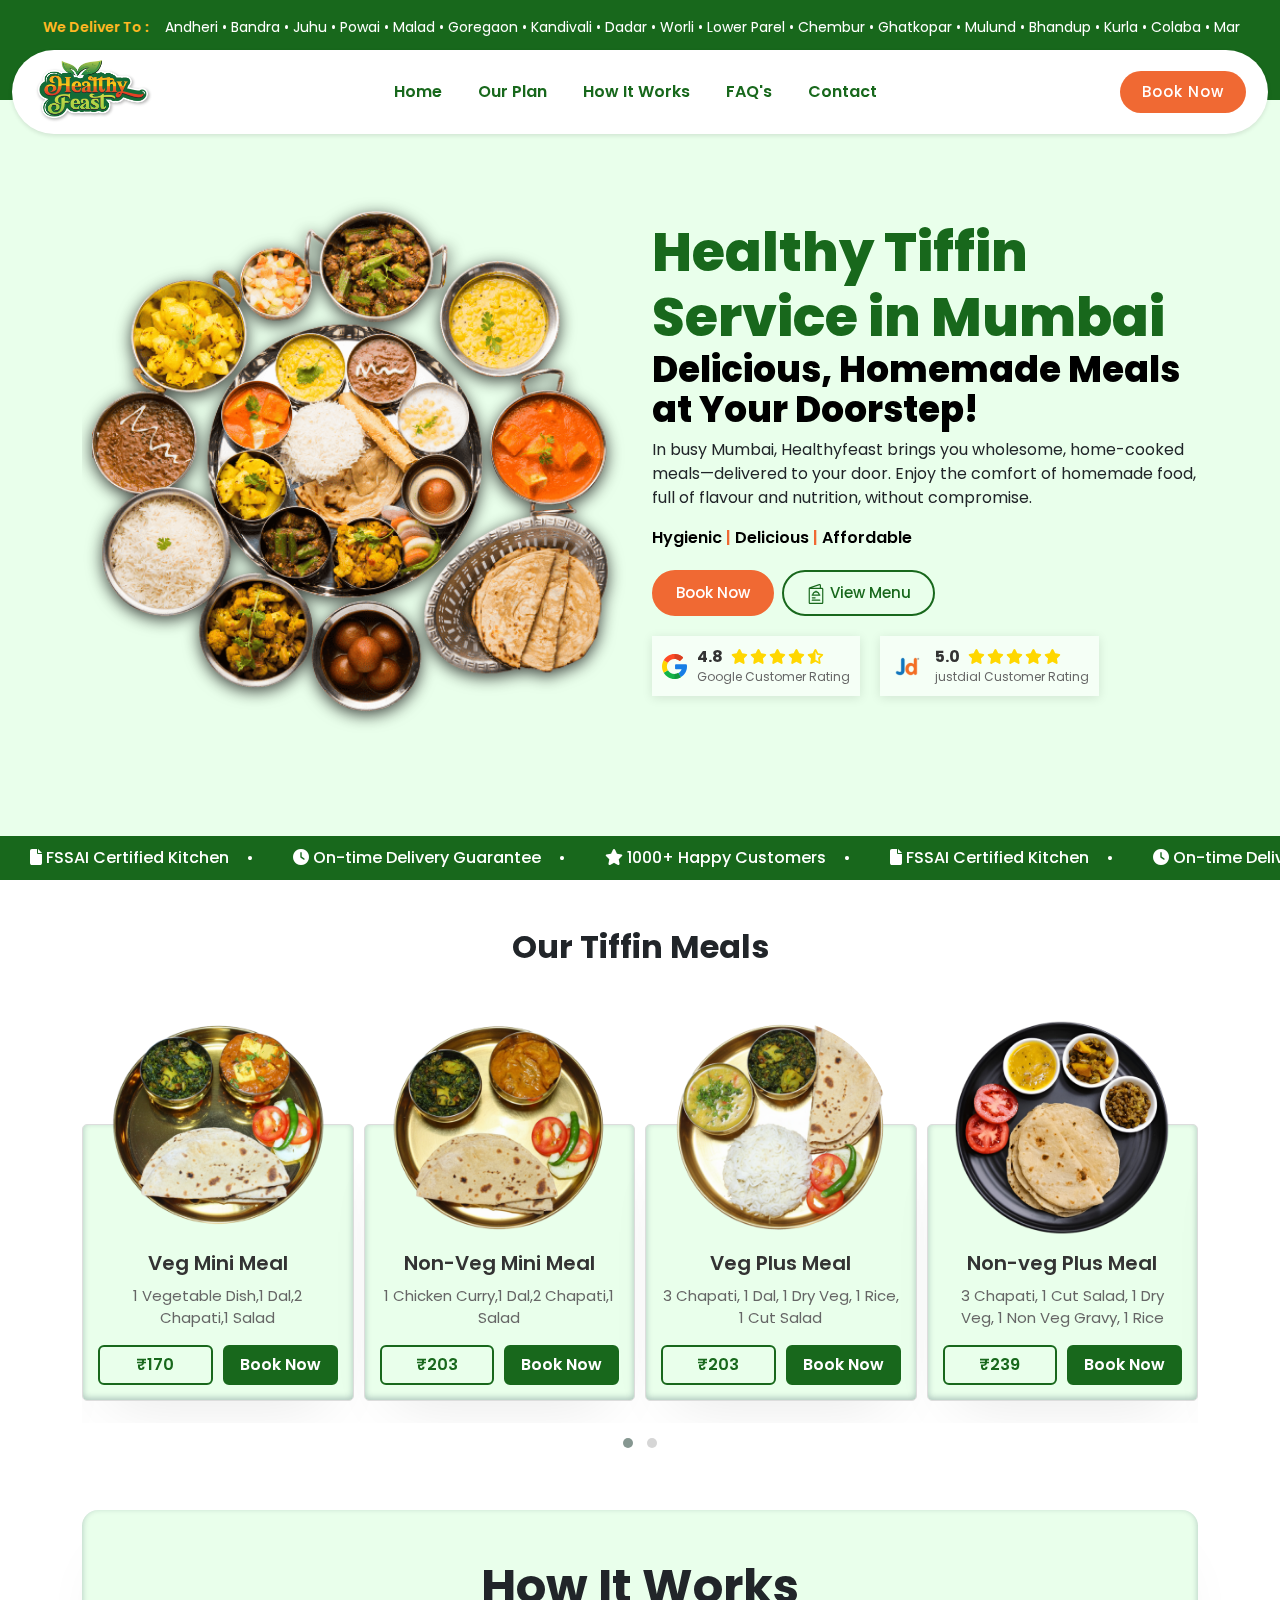
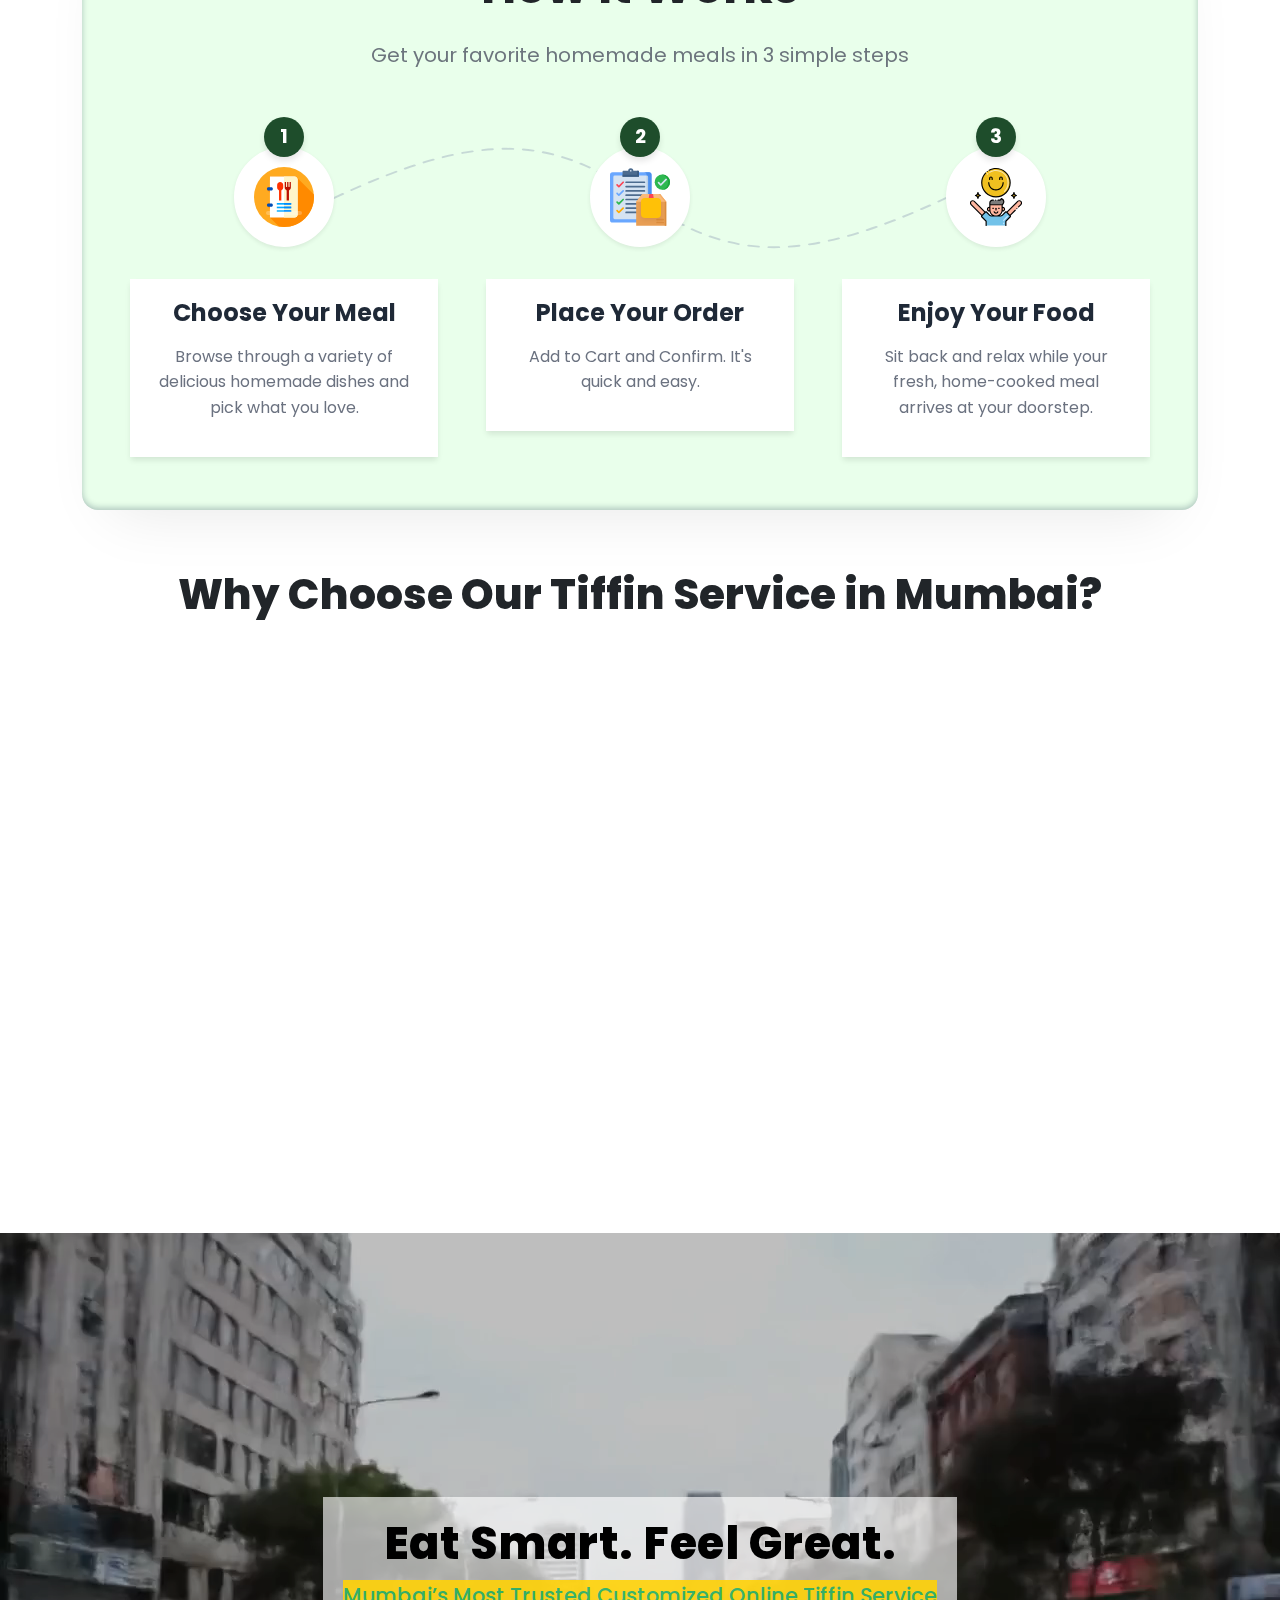
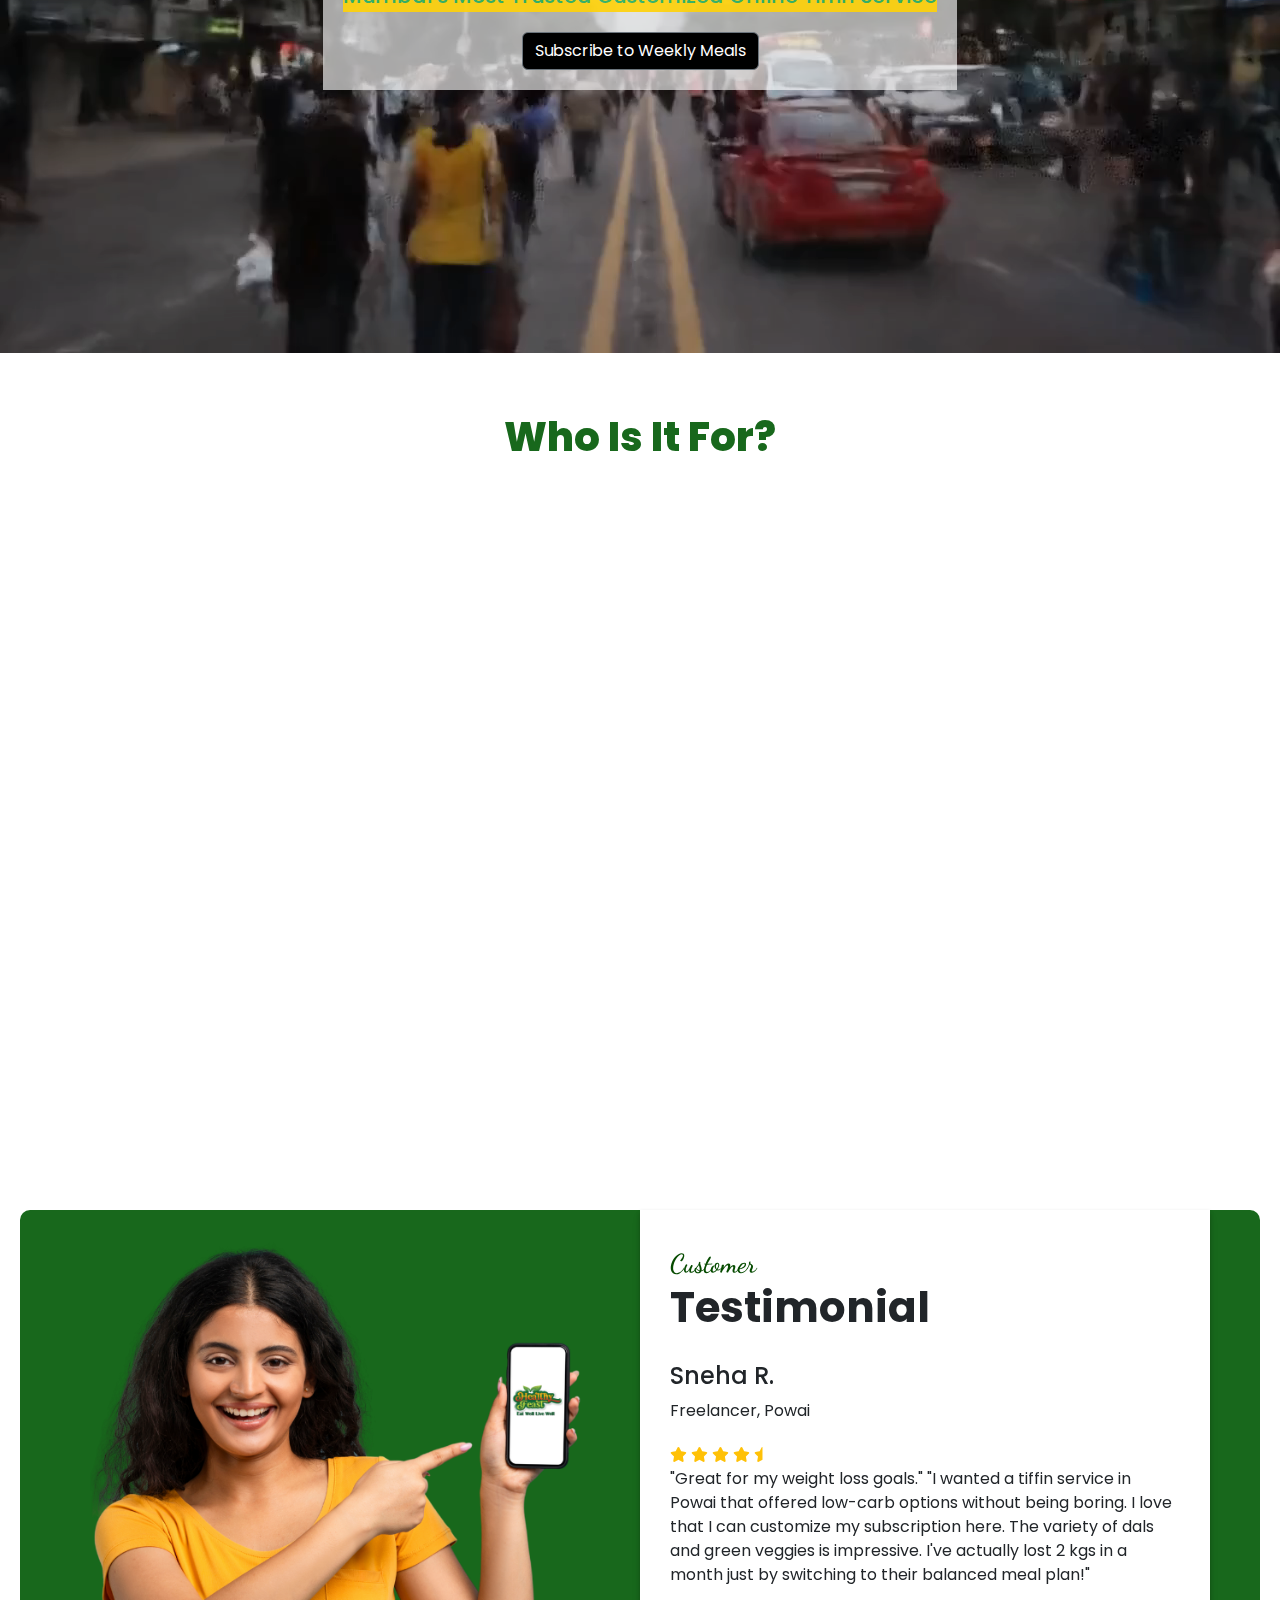
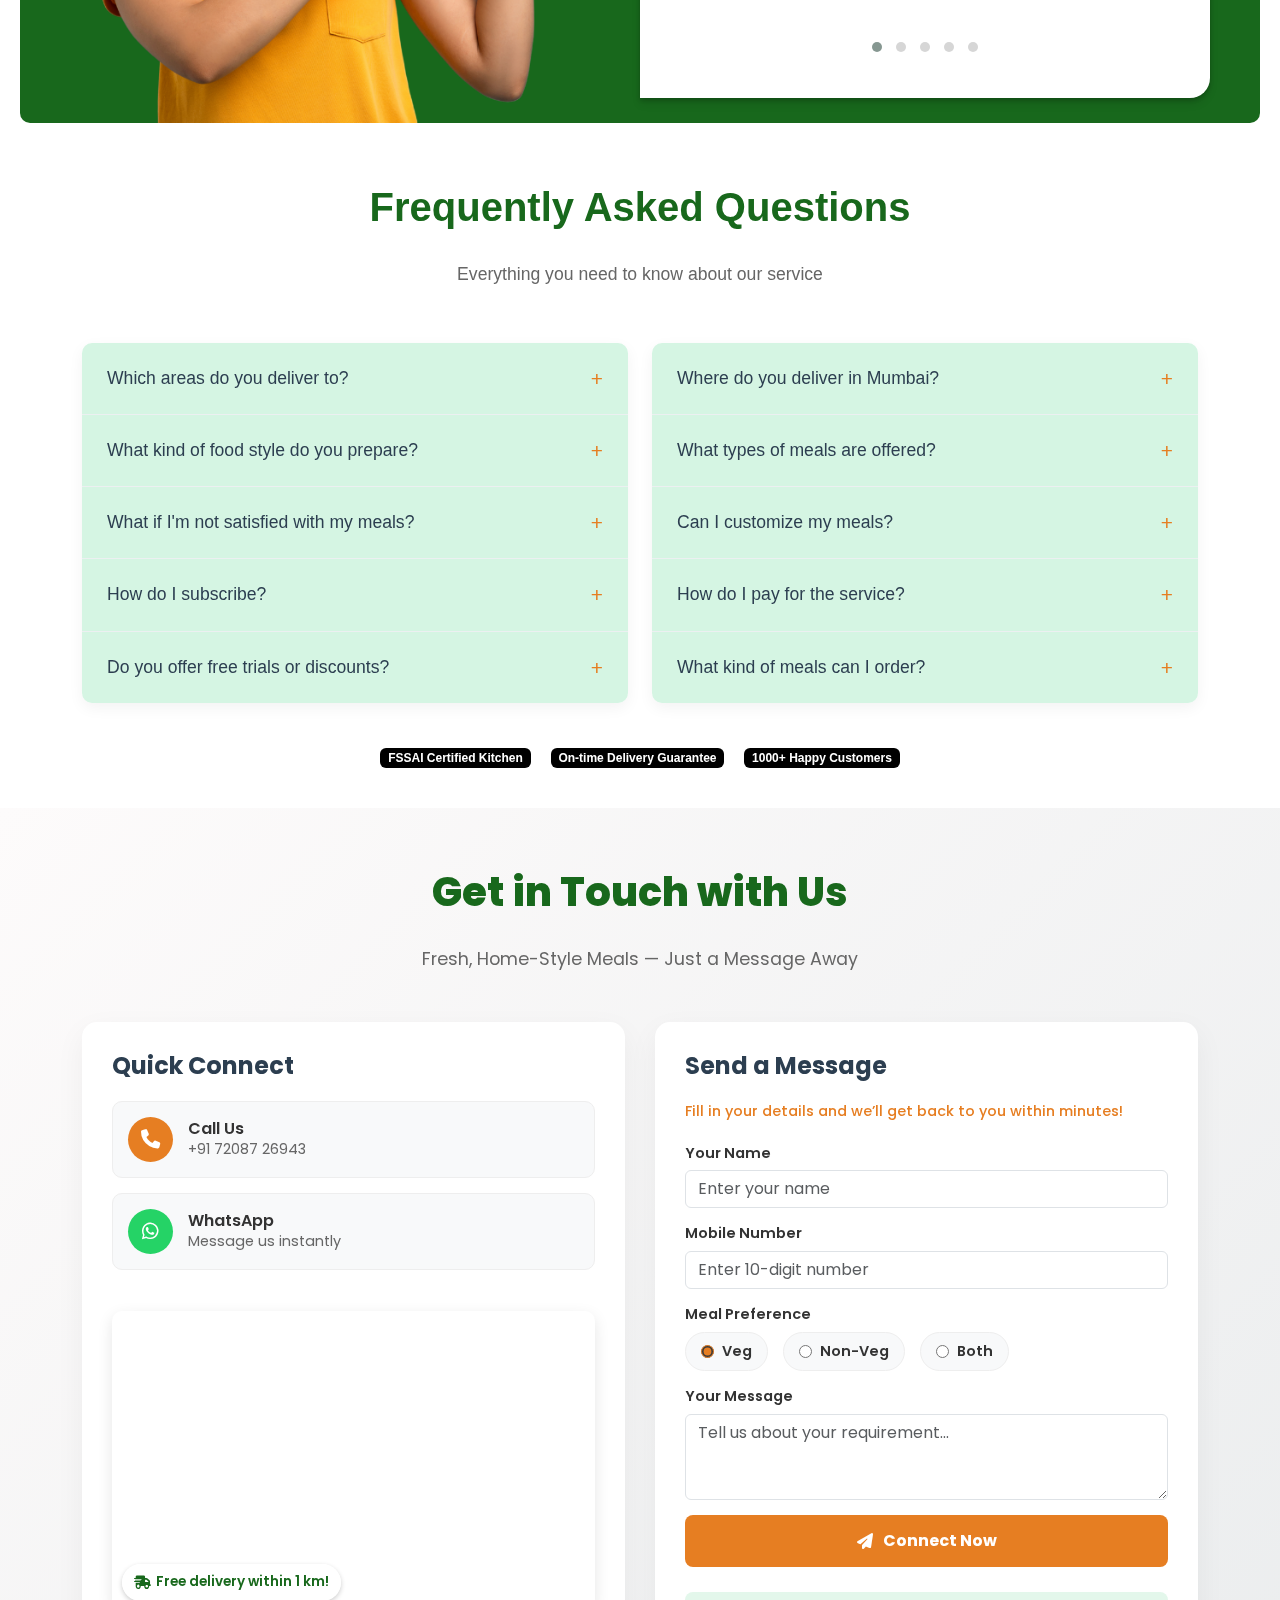
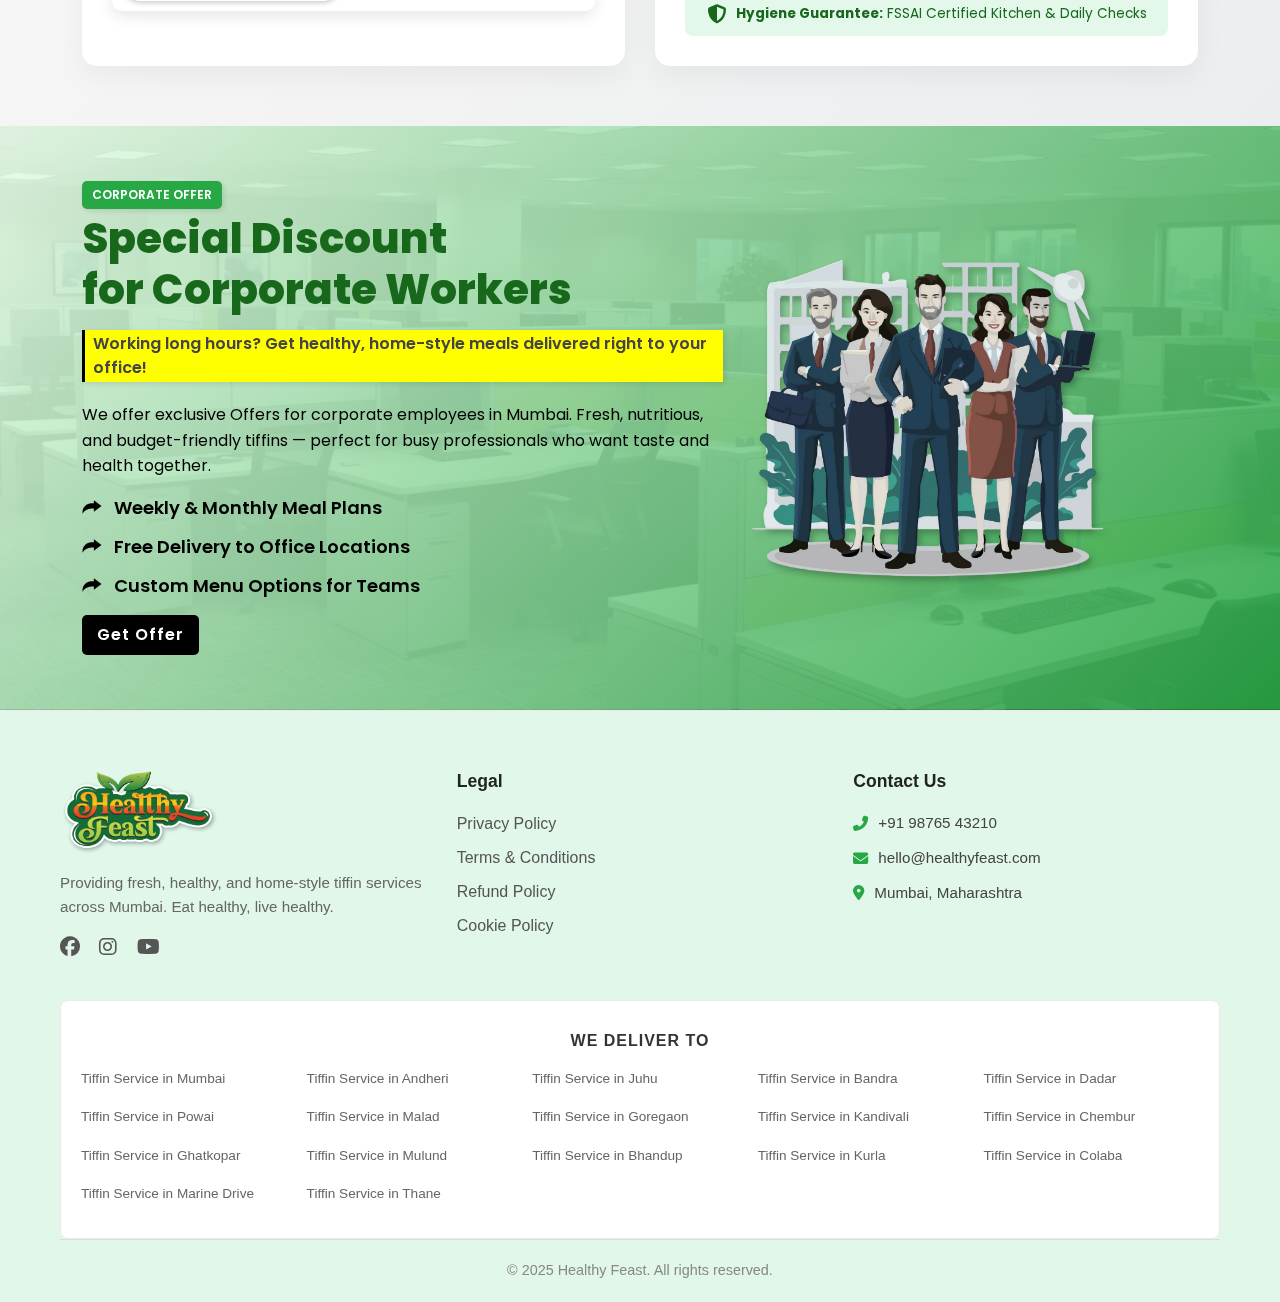
<file: index.html>
<!DOCTYPE html>
<html lang="en">
<head>
  <meta charset="UTF-8">
  <meta name="viewport" content="width=device-width, initial-scale=1.0">
  
  <title>Best Tiffin Service in Mumbai | Fresh, Healthy & Affordable Meals Daily</title>
  <meta name="description" content="Looking for a home-style tiffin service in Mumbai? Enjoy fresh, hygienic, and healthy meals delivered daily. Choose from Veg, Non-Veg & Desi-Chinese options at affordable prices.">
  <meta name="keywords" content="tiffin service in mumbai, home cooked meals mumbai, lunch delivery mumbai, veg tiffin service, homemade food delivery, tiffin for office, mumbai dabba service">
  
  <meta name="robots" content="noindex, nofollow">
  <meta name="author" content="">

  <!-- Open Graph (Facebook/WhatsApp) -->
  <meta property="og:title" content="Best Tiffin Service in Mumbai | Fresh, Healthy & Affordable Meals">
  <meta property="og:description" content="Enjoy fresh, home-style tiffins delivered daily across Mumbai. Delicious Veg, Non-Veg, and Desi-Chinese meals prepared with love.">
  <meta property="og:image" content="">
  <meta property="og:url" content="">
  <meta property="og:type" content="website">

  <!-- Twitter Card -->
  <meta name="twitter:card" content="summary_large_image">
  <meta name="twitter:title" content="Best Tiffin Service in Mumbai | Fresh, Healthy & Affordable Meals">
  <meta name="twitter:description" content="Order healthy, home-style tiffins in Mumbai. Fresh Veg, Non-Veg, and Desi-Chinese meal plans delivered daily.">
  <meta name="twitter:image" content="">

  <!-- Canonical URL -->
  <link rel="canonical" href="">

  <!-- Favicon -->
  <link rel="icon" type="image/png" href="images/favicon.png">

  <!-- CSS -->
  <link rel="stylesheet" href="css/style.css">

  <!-- Google Fonts -->
  <link rel="preconnect" href="https://fonts.googleapis.com">
  <link rel="preconnect" href="https://fonts.gstatic.com" crossorigin>
  <link href="https://fonts.googleapis.com/css2?family=Poppins:wght@300;400;500;600;700&display=swap" rel="stylesheet">

  <!-- Font Awesome -->
  <link rel="stylesheet" href="https://cdnjs.cloudflare.com/ajax/libs/font-awesome/6.4.0/css/all.min.css">

  <!-- Owl Carousel -->
  <link rel="stylesheet" href="https://cdnjs.cloudflare.com/ajax/libs/OwlCarousel2/2.3.4/assets/owl.carousel.min.css">
  <link rel="stylesheet" href="https://cdnjs.cloudflare.com/ajax/libs/OwlCarousel2/2.3.4/assets/owl.theme.default.min.css">

  <!-- AOS (Animate on Scroll) -->
  <link href="https://unpkg.com/aos@2.3.1/dist/aos.css" rel="stylesheet">
  <script src="https://unpkg.com/aos@2.3.1/dist/aos.js"></script>

  <!-- Fancybox -->
  <link rel="stylesheet" href="https://cdn.jsdelivr.net/npm/@fancyapps/ui/dist/fancybox.css" />
  <script src="https://cdn.jsdelivr.net/npm/@fancyapps/ui/dist/fancybox.umd.js"></script>

  <!-- Bootstrap -->
  <link href="https://cdn.jsdelivr.net/npm/bootstrap@5.3.3/dist/css/bootstrap.min.css" rel="stylesheet">
  <script src="https://cdn.jsdelivr.net/npm/bootstrap@5.3.3/dist/js/bootstrap.bundle.min.js"></script>

  <style>
    /* Full-screen offcanvas */
    .offcanvas-start {
      width: 100% !important;
    }

    /* Style for offcanvas */
    .offcanvas {
      background-color: #000000;
    }

    .offcanvas .nav-link {
      color: white !important;
      font-size: 1.5rem;
      padding: 15px 0;
      border-bottom: 1px solid rgba(255,255,255,0.1);
    }

    .offcanvas .btn-close {
      filter: invert(1);
    }

    .offcanvas .main-button {
      width: 100%;
      padding: 15px;
      font-size: 1.2rem;
    }

/* ---------------------------------------- */

    .site-footer {
        background-color: #2ecc7126;
        padding: 60px 0 20px;
        font-family: 'Segoe UI', Tahoma, Geneva, Verdana, sans-serif;
        color: #444;
        border-top: 1px solid #eaeaea;
    }

    .footer-container {
        max-width: 1200px;
        margin: 0 auto;
        padding: 0 20px;
    }

    .footer-top {
        display: flex;
        flex-wrap: wrap;
        justify-content: space-between;
        gap: 30px;
        margin-bottom: 40px;
    }

    .footer-col {
        flex: 1;
        min-width: 200px;
    }

    /* Logo Section */
    .footer-logo {
        max-width: 160px;
        margin-bottom: 15px;
    }

    .footer-desc {
        font-size: 0.95rem;
        line-height: 1.6;
        color: #666;
    }

    /* Headings */
    .footer-heading {
        font-size: 1.1rem;
        font-weight: 600;
        margin-bottom: 20px;
        color: #222;
    }

    /* Links */
    .footer-links {
        list-style: none;
        padding: 0;
        margin: 0;
    }

    .footer-links li {
        margin-bottom: 10px;
    }

    .footer-links a {
        text-decoration: none;
        color: #555;
        transition: color 0.3s ease;
    }

    .footer-links a:hover {
        color: #28a745; /* Brand Green */
        text-decoration: underline;
    }

    /* Contact Icons */
    .contact-item {
        display: flex;
        align-items: center;
        margin-bottom: 12px;
        font-size: 0.95rem;
    }

    .contact-item i {
        margin-right: 10px;
        color: #28a745;
    }

    .footer-seo-container {
        background-color: #fff; /* White background to separate from grey footer */
        padding: 30px 20px;
        margin-top: 30px;
        border-radius: 8px;
        border: 1px solid #eaeaea;
    }

    .seo-heading {
        font-size: 1rem;
        font-weight: 700;
        color: #333;
        margin-bottom: 15px;
        text-align: center;
        text-transform: uppercase;
        letter-spacing: 1px;
    }

    /* The Grid System */
    .seo-grid {
        display: grid;
        /* Creates columns that auto-fit (min 200px wide) */
        grid-template-columns: repeat(auto-fill, minmax(200px, 1fr));
        gap: 10px;
    }

    .seo-item {
        font-size: 0.85rem;
        color: #666;
        padding: 4px 0;
        /* Optional: makes it look like a link even if it isn't one yet */
        cursor: default; 
    }

    .seo-item:hover {
        color: #28a745; /* Brand color on hover */
    }

    /* Mobile tweak */
    @media (max-width: 600px) {
        .seo-grid {
            grid-template-columns: 1fr 1fr; /* 2 columns on mobile */
        }
    }

    /* Bottom Bar */
    .footer-bottom {
        text-align: center;
        padding-top: 20px;
        border-top: 1px solid #ddd;
        font-size: 0.9rem;
        color: #888;
    }

    @media (max-width: 768px) {
        .footer-top {
            flex-direction: column;
        }
    }

    
  </style>
</head>
</head>    
<body>
   
<header>
    <div class="txt_top_header">
        <div class="delivery-marquee modern">
            <span class="marquee-heading">&nbsp;We Deliver To : &nbsp;</span>
            <div class="scrolling-text">
                <span>
                    Andheri • Bandra • Juhu • Powai • Malad • Goregaon • Kandivali • Dadar • Worli • Lower Parel • 
                    Chembur • Ghatkopar • Mulund • Bhandup • Kurla • Colaba • Marine Drive • Thane
                    </span>
            </div>
        </div>
    </div>
    <div class="container-fluid">
        <nav class="navbar navbar-expand-lg menu">
            <div class="container-fluid">
                <a class="navbar-brand" href="index.html">
                    <img src="img/healthy-feats-logo_1.png" alt="" class="main-logo">
                </a>
                
                <!-- Mobile Toggler (hidden on desktop) -->
                <button class="navbar-toggler d-lg-none" type="button" data-bs-toggle="offcanvas" data-bs-target="#offcanvasNavbar" aria-controls="offcanvasNavbar">
                    <a href="https://www.order.healthyfeast.in/" class="offcanvas_btn">Book Now</a>
                </button>

                
                <!-- Regular Navbar (visible on desktop) -->
                <div class="collapse navbar-collapse " id="navbarSupportedContent">
                    <ul class="navbar-nav mx-auto mb-2 mb-lg-0">
                        <li class="nav-item">
                            <a class="nav-link active" aria-current="page" href="index.html">Home</a>
                        </li>
                        <li class="nav-item">
                            <a class="nav-link" href="#ourplan">Our Plan</a>
                        </li>
                        <li class="nav-item">
                            <a class="nav-link" href="#how-work">How It Works</a>
                        </li>
                        <li class="nav-item">
                            <a class="nav-link" href="#faqs">FAQ's</a>
                        </li>
                        <li class="nav-item">
                            <a class="nav-link" href="#">Contact</a>
                        </li>
                    </ul>
                    <div class="">
                        <a href="https://www.order.healthyfeast.in/" class="main-button">Book Now</a>
                    </div>
                </div>
                
            </div>
        </nav>
    </div>
</header>


<section class="banner">
    <div class="container">
        <div class="row">

            <div class="col-md-12 col-lg-6 col-12">
                <div class="main_banner">
                    <div class="owl-carousel owl-theme banner-carousel">
                        <div class="item"><img src="img/thali.png" alt=""></div>
                        <div class="item"><img src="img/thali2.png" alt=""></div>        
                        <div class="item"><img src="img/thali3.png" alt=""></div>        
                    </div>
                </div>
            </div>
    
            <div class="col-md-12 col-lg-6 col-12">
                <div class="main_banner_text">
                    <h1>Healthy Tiffin Service in Mumbai<br><span class="spacial-text">Delicious, Homemade Meals at Your Doorstep!</span></h1>
                    <p>In busy Mumbai, Healthyfeast brings you wholesome, home-cooked meals—delivered to your door. Enjoy the comfort of homemade food, full of flavour and nutrition, without compromise.</p>
                    <span class="highlight">Hygienic <span class="main_icon">|</span> Delicious <span class="main_icon">|</span> Affordable</span>
                    <div class="d-flex gap-2">
                        <a href="https://www.order.healthyfeast.in/" class="book_now-btn"  style="margin-top: 20px;">Book Now</a>
                        <a data-fancybox="gallery" href="img/menu-list.jpg" class="view_menu-btn" style="margin-top: 20px;"> <img src="img/menu-btn.svg" alt="menu icon img" width="20px"> View Menu</a>
                    </div>

                    <div class="reviews">
                        <div class="review-box">
                            <div class="review_icon"><img src="img/google.svg" width="25px" alt=""></div>
                            <div class="review_text">
                                <span class="review_count">4.8 &nbsp;<i class="fas fa-star"></i><i class="fas fa-star"></i><i class="fas fa-star"></i><i class="fas fa-star"></i><i class="fas fa-star-half-alt"></i></span> 
                                <span class="review_desc">Google Customer Rating</span>
                            </div>
                        </div>

                        <div class="review-box">
                            <div class="review_icon"><img src="img/1.png" alt="" width="35px"></div>
                            <div class="review_text">
                                <span class="review_count">5.0 &nbsp;<i class="fas fa-star"></i><i class="fas fa-star"></i><i class="fas fa-star"></i><i class="fas fa-star"></i><i class="fas fa-star"></i></span>
                                <span class="review_desc"> justdial Customer Rating</span>
                            </div>
                        </div>
                    </div>

                    <!-- <img src="img/ldp_leaf-3.png" alt="" class="b1 bb1">
                    <img src="img/ldp_leaf-2.png" alt="" class="b1 bb2">
                    <img src="img/ldp_leaf-2.png" alt="" class="b1 bb21">
                    <img src="img/ldp_layer1-4.png" alt="" class="b1 bb3"> -->

                </div>
            </div>

        </div>
    </div>
</section>


<div class="sliding-bar-container">
  <div class="sliding-bar">
    <span><i class="fa-solid fa-file"></i> FSSAI Certified Kitchen</span>
    <span><i class="fa-solid fa-clock"></i> On-time Delivery Guarantee</span>
    <span><i class="fa-solid fa-star"></i> 1000+ Happy Customers</span>
    <!-- Repeat for seamless loop -->
    <span><i class="fa-solid fa-file"></i> FSSAI Certified Kitchen</span>
    <span><i class="fa-solid fa-clock"></i> On-time Delivery Guarantee</span>
    <span><i class="fa-solid fa-star"></i> 1000+ Happy Customers</span>
    <!-- Repeat for seamless loop -->
    <span><i class="fa-solid fa-file"></i> FSSAI Certified Kitchen</span>
    <span><i class="fa-solid fa-clock"></i> On-time Delivery Guarantee</span>
    <span><i class="fa-solid fa-star"></i> 1000+ Happy Customers</span>
    <!-- Repeat for seamless loop -->
    <span><i class="fa-solid fa-file"></i> FSSAI Certified Kitchen</span>
    <span><i class="fa-solid fa-clock"></i> On-time Delivery Guarantee</span>
    <span><i class="fa-solid fa-star"></i> 1000+ Happy Customers</span>
  </div>
</div>


 <section class="product_section" id="ourplan">
        <div class="container mt-5"> 
            <h2>Our Tiffin Meals</h2>
            <div class="owl-carousel owl-theme product_box">
                <div class="item">
                    <div class="food-box">
                        <img src="img/meals/Veg mini.png" alt="Food Image">
                        <div class="food-box-content">
                            <h3 class="food-box-title">Veg Mini Meal</h3>
                            <p class="food-box-description">1 Vegetable Dish,1 Dal,2 Chapati,1 Salad <br></p>
                        </div>
                        <div class="food-box-btn">
                            <a  class="btn btn-pricee"> ₹170</a>
                            <a href="#" class="btn btn-order-box">Book Now</a>
                        </div>
                    </div>  
                </div>
                <div class="item">
                    <div class="food-box">
                        <img src="img/meals/Non-veg Mini.png" alt="Food Image" >
                        <div class="food-box-content">
                            <h3 class="food-box-title">Non-Veg Mini Meal</h3>
                            <p class="food-box-description">1 Chicken Curry,1 Dal,2 Chapati,1 Salad <br></p>
                        </div>
                        <div class="food-box-btn">
                            <a  class="btn btn-pricee"> ₹203</a>
                            <a href="#" class="btn btn-order-box">Book Now</a>
                        </div>
                    </div>
                </div> 

                <div class="item">
                    <div class="food-box">
                        <img src="img/meals/Veg Plus Meal.png" alt="Food Image">
                        <div class="food-box-content">
                            <h3 class="food-box-title">Veg Plus Meal</h3>
                            <p class="food-box-description">3 Chapati, 1 Dal, 1 Dry Veg, 1 Rice, 1 Cut Salad</p>
                        </div>
                        <div class="food-box-btn">
                            <a  class="btn btn-pricee"> ₹203</a>
                            <a href="#" class="btn btn-order-box">Book Now</a>
                        </div>
                    </div>
                </div>
                <div class="item">
                    <div class="food-box">
                        <img src="img/main-bg.png" alt="Food Image">
                        <div class="food-box-content">
                            <h3 class="food-box-title">Non-veg Plus Meal</h3>
                            <p class="food-box-description">3 Chapati, 1 Cut Salad, 1 Dry Veg, 1 Non Veg Gravy, 1 Rice</p>
                        </div>
                        <div class="food-box-btn">
                            <a  class="btn btn-pricee"> ₹239</a>
                            <a href="#" class="btn btn-order-box">Book Now</a>
                        </div>
                    </div>
                </div>

                <div class="item">
                    <div class="food-box">
                        <img src="img/meals/Veg Elite Meal.png" alt="Food Image">
                        <div class="food-box-content">
                            <h3 class="food-box-title">Veg Elite Meal</h3>
                            <p class="food-box-description">1 Gravy Vegetable,1 Dry Vegetable,1 Dal,4 Chapati,1 Rice,1 Salad/Soup,1 Dessert</p>
                        </div>
                        <div class="food-box-btn">
                            <a  class="btn btn-pricee"> ₹240</a>
                            <a href="#" class="btn btn-order-box">Book Now</a>
                        </div>
                    </div>
                </div>
                <div class="item">
                    <div class="food-box">
                        <img src="img/meals/Non-veg Elite Meal.png" alt="Food Image">
                        <div class="food-box-content">
                            <h3 class="food-box-title">Non-veg Elite Meal</h3>
                            <p class="food-box-description">1 Chicken Gravy,1 Egg/Paneer Dish,1 Dal,4 Chapati,1 Rice, Salad/Soup,1 Dessert</p>
                        </div>
                        <div class="food-box-btn">
                            <a  class="btn btn-pricee"> ₹276</a>
                            <a href="#" class="btn btn-order-box">Book Now</a>
                        </div>
                    </div>
                </div>           
            </div>
        </div>
            
    </section>

<div class="container" id="how-work">
        <div class="main-card p-4 p-md-5 position-relative">
            
            <!-- Header -->
            <div class="text-center mx-auto mb-5 position-relative" style="max-width: 600px; z-index: 10;">
                <!-- Removing previous header text to focus on the steps if desired, 
                     or we can keep a generic one. I'll keep a generic food one. -->
                <h2 class="display-5 fw-bold text-dark mb-4">How It Works</h2>
                <p class="text-secondary fs-5">
                    Get your favorite homemade meals in 3 simple steps
                </p>
            </div>

            <!-- Content Row -->
            <div class="row g-5 position-relative pt-4">

                <!-- Connecting Line (Desktop Horizontal) -->
                <div class="connector-svg-container">
                    <svg width="100%" height="100%" viewBox="0 0 800 160" preserveAspectRatio="none">
                        <!-- S-Curve Logic -->
                        <path d="M 160 80 C 270 10, 330 10, 400 80 S 530 150, 640 80" 
                              fill="none" 
                              stroke="#94a3b8" 
                              stroke-width="2" 
                              stroke-linecap="round"
                              class="dashed-path" />
                    </svg>
                </div>

                <!-- Connecting Line (Mobile Vertical) -->
                <div class="connector-svg-mobile">
                    <svg width="100%" height="100%" preserveAspectRatio="none">
                        <line x1="1" y1="0" x2="1" y2="100%" 
                              stroke="#94a3b8" 
                              stroke-width="2" 
                              class="dashed-path" />
                    </svg>
                </div>

                <!-- Step 1: Choose Your Meal -->
                <div class="col-md-4 text-center step-item">
                    <div class="position-relative float-anim">
                        <div class="step-number">1</div>
                        <!-- Orange Icon Circle -->
                        <div class="icon-container bg-icon-orange shadow-sm border border-white border-4">
                             <img src="img/menu.svg" alt="" width="60px" height="60px">
                             <!-- Decorative menu lines -->
                             <div class="position-absolute bg-white opacity-25" style="width: 40%; height: 4px; bottom: 30%; border-radius: 2px;"></div>
                        </div>
                    </div>

                    <div class="box-how-to">
                        <h3 class="step-title">Choose Your Meal</h3>
                        <p class="step-desc">
                            Browse through a variety of delicious homemade dishes and pick what you love.
                        </p>
                    </div>
                </div>

                <!-- Step 2: Place Your Order -->
                <div class="col-md-4 text-center step-item">
                    <div class="position-relative float-anim-delayed">
                        <div class="step-number">2</div>
                        <!-- Blue Icon Box style (using circle container but with inner styling) -->
                        <div class="icon-container bg-icon-blue shadow-sm border border-white border-4">
                            <img src="img/manifest.svg" alt="" width="60px" height="60px">
                            <!-- Little package icon decoration -->
                            <div class="position-absolute bg-warning rounded-1 shadow-sm" style="width: 20px; height: 20px; bottom: 25px; right: 25px;"></div>
                        </div>
                    </div>

                    <div class="box-how-to">
                        <h3 class="step-title">Place Your Order</h3>
                        <p class="step-desc">
                            Add to Cart and Confirm. It's quick and easy.
                        </p>
                    </div>
                </div>

                <!-- Step 3: Enjoy Your Food -->
                <div class="col-md-4 text-center step-item">
                    <div class="position-relative float-anim">
                        <div class="step-number">3</div>
                        <!-- Yellow Icon Circle -->
                        <div class="icon-container bg-icon-yellow shadow-sm border border-white border-4">
                             <img src="img/enjoy.svg" alt="" width="60px" height="60px">
                             <!-- Confetti decoration -->
                             <i data-lucide="sparkles" class="text-dark position-absolute" style="width: 16px; height: 16px; top: 20px; right: 20px;"></i>
                        </div>
                    </div>

                    <div class="box-how-to">
                        <h3 class="step-title">Enjoy Your Food</h3>
                        <p class="step-desc">
                            Sit back and relax while your fresh, home-cooked meal arrives at your doorstep.
                        </p>
                    </div>
                </div>

            </div>
        </div>
    </div>




 

 <section>
        <div class="container">
            <div class="why_section">
                <h2 class="why_title">Why Choose Our Tiffin Service in Mumbai?</h2>
                <div class="row">
                    <div class="col-md-6 col-lg-6 col-12">
                        <div class="why_box" data-aos="fade-right">
                            <div class="why-img"><img src="img/icon/balanced-diet - Copy.svg" alt=""></div>
                            <div>
                                <h3>Home-Cooked Goodness</h3>
                                <p>All our meals are made fresh every day in clean kitchens. We use quality ingredients and authentic home-style recipes, just like mom makes.</p>
                            </div>
                        </div>
                    </div>
                    <div class="col-md-6 col-lg-6 col-12">
                        <div class="why_box" data-aos="fade-left">
                            <div class="why-img"><img src="img/icon/delivery-man (1).svg" alt=""></div>
                            <div>
                                <h3>Reliable & On-Time Delivery</h3>
                                <p>We understand your busy schedule. Our delivery team ensures your hot tiffin reaches you on time, whether at home, office, or college – across Mumbai.</p>
                            </div>
                        </div>
                    </div>
                    <div class="col-md-6 col-lg-6 col-12">
                        <div class="why_box" data-aos="fade-right">
                            <div class="why-img"><img src="img/icon/masala-dosa.svg" alt=""></div>
                            <div>
                                <h3>Daily-Changing Menu</h3>
                                <p>No more boring meals! Our menus are thoughtfully crafted and rotated regularly, so you enjoy variety without compromise.</p>
                            </div>
                        </div>
                    </div>
                    <div class="col-md-6 col-lg-6 col-12">
                        <div class="why_box" data-aos="fade-left">
                            <div class="why-img"><img src="img/icon/stir-fry.svg" alt=""></div>
                            <div>
                                <h3>Flexible Plans</h3>
                                <p>Choose from daily, weekly, or monthly plans. Skip a day, pause your subscription, or switch from lunch to dinner anytime – zero hassle</p>
                            </div>
                        </div>
                    </div>
                    <div class="col-md-6 col-lg-6 col-12">
                        <div class="why_box" data-aos="fade-right">
                            <div class="why-img"><img src="img/icon/cooking.svg" alt=""></div>
                            <div>
                                <h3>Perfect for Professionals & Students</h3>
                                <p>Designed to meet the needs of working professionals, students, and seniors, our tiffins are nutritious, affordable, and perfectly portioned.</p>
                            </div>
                        </div>
                    </div>

                    <div class="col-md-6 col-lg-6 col-12">
                        <div class="why_box" data-aos="fade-left">
                            <div class="why-img"><img src="img/icon/cooking.svg" alt=""></div>
                            <div>
                                <h3>Easy Ordering & Support</h3>
                                <p>Order through our website, app, or WhatsApp in seconds. Got questions? Our customer support is always just a message away.</p>
                            </div>
                        </div>
                    </div>

                    <div class="col-md-6 col-lg-6 col-12">
                        <div class="why_box" data-aos="fade-right">
                            <div class="why-img"><img src="img/icon/cooking.svg" alt=""></div>
                            <div>
                                <h3>Affordable & Transparent Pricing</h3>
                                <p>There are no hidden charges and no delivery surprises—just honest pricing for honest food.</p>
                            </div>
                        </div>
                    </div>

                    <div class="col-md-6 col-lg-6 col-12">
                        <div class="offer_box" data-aos="fade-left">
                            <div class="offer-content">
                                <span class="offer-badge">Special Offer</span>
                                <h3 id="typing-heading">Try Us Today</h3>
                            </div>
                            <div class="offer-content1">
                                <p class="offer-text"><span class="ani_offer">10% Off Your First Month </span></p>
                                <button id="openFormBtn" class="offer-btn openFormBtn">Claim Offer</button>
                            </div>
                        </div>
                    </div>

                </div>
            </div>
        </div>
    </section>

     <section class="hero-section">
        <div class="video-background">
            <video autoplay muted loop playsinline>
            <source src="img/City_Urban.mp4" type="video/mp4">
            Your browser does not support the video tag.
            </video>
        </div>

        <div class="content">
            <h2>Eat Smart. Feel Great.</h2>
            <span class="tagline">Mumbai’s Most Trusted Customized Online Tiffin Service</span>
            <!-- <p>Healthy, home-style meals crafted by expert dieticians — fresh, hygienic, and delivered right to your doorstep anywhere in Mumbai.</p> -->

            <div class="btn-group">
            <a href="#" class="btn btn-secondary">Subscribe to Weekly Meals</a>
            <!-- <a href="#" class="btn btn-secondary">Order Now</a> -->
            </div>
        </div>
    </section>


    <section style="padding: 60px 10px;">
        <div class="container">

            <div class="">
                <h2 class="txt_heading_2">Who Is It For?</h2>
            </div>

            <div class="for_main">
                <div class="for_box" data-aos="zoom-in">
                    <div class="for_img">
                        <img src="img/why/professionals.svg" alt="" class="for_img">
                    </div>
                    <div class="for_content">
                        <h3 class="for_heading">Working Professionals</h3>
                        <p>Busy workdays and long commutes can leave you with little time or energy to cook. Our tiffin service helps reduce the stress of daily meals. Enjoy healthy, filling, and homestyle food delivered right to your office or home. This way, you can focus on work without worrying about lunch or dinner.</p>
                    </div>
                </div>
                    
                <div class="for_box" data-aos="zoom-in">
                    <div class="for_img">
                        <img src="img/why/student.svg" alt="" class="for_img"> 
                    </div>
                    <div class="for_content">
                        <h3 class="for_heading">Students & Hostel Residents</h3>
                        <p>Living away from home? Missing ghar ka khana? We've got you covered. Our meals are cheap, delicious, and healthy. They are great for students in PGs, hostels, or shared apartments. These meals offer a nice change from instant noodles and canteen food.</p>
                    </div>
                </div>
                    
                <div class="for_box" data-aos="zoom-in">
                    <div class="for_img">
                        <img src="img/why/old-people.svg" alt="" class="for_img">
                    </div>
                    <div class="for_content">
                        <h3 class="for_heading">Senior Citizens</h3>
                        <p>We understand that cooking daily can be tiring or challenging for many elders. Our meal service makes sure seniors receive balanced, easy-to-digest, and familiar meals every day. There is no need to shop, cook, or clean up afterwards—peace of mind for them and their families.S</p>
                    </div>
                </div>
                    
                <div class="for_box" data-aos="zoom-in">
                    <div class="for_img">
                        <img src="img/why/family.svg" alt="" class="for_img">
                    </div>
                    <div class="for_content">
                        <h3 class="for_heading">Busy Families & Homemakers</h3>
                        <p>Even homemakers need a break sometimes! If you have guests, need a break from cooking, or want easy meals on busy days, our tiffins are a great backup. They feel just like home.</p>
                    </div>
                </div>
                    
                <div class="for_box" data-aos="zoom-in">
                    <div class="for_img">
                        <img src="img/why/visitor.svg" alt="" class="for_img">
                    </div>
                    <div class="for_content">
                        <h3 class="for_heading">PG & Bachelor Accommodations</h3>
                        <p>PG life can get hectic, and outside food can become both repetitive and unhealthy. Our meal subscriptions are affordable and healthy. They offer a better choice than street food or unreliable delivery services.</p>
                    </div>
                </div>
                    
                <div class="for_box" data-aos="zoom-in">
                    <div class="for_img">
                        <img src="img/why/meeting.svg" alt="" class="for_img">
                    </div>
                    <div class="for_content">
                        <h3 class="for_heading">Corporate Teams & Office Groups</h3>
                        <p>We also cater to teams and office blocks! Get fresh, bulk tiffins delivered to your workplace. Discounts are available for group orders. This is an excellent solution for employee meal plans.</p>
                    </div>
                </div>
            </div>
        </div>
    </section>

    <section class="testimonial-main" >
        <div class="container">
            <div class="row">
                <div class="col-md-6 col-lg-6 col-12 p-0">
                    <div class="testi-main-img p-0">
                        <img src="img/textmonial.png" alt="">
                    </div>
                </div>
                <div class="col-md-6 col-lg-6 col-12 p-0">
                    <div class="testimonial-main-box">

                                <div class="test-head">
                                    <span>Customer</span>
                                    <h2>Testimonial</h2>
                                </div>


                                <div class="owl-carousel owl-theme owl-loaded owl-drag">
                                    <div class="owl-stage-outer">
                                        <div class="owl-stage" style="transform: translate3d(-2114px, 0px, 0px); transition: 0.25s; width: 3384px;">
                                            <div  iv class="owl-item cloned" style="width: 402.891px; margin-right: 20px;">
                                                <div class="testimonial">
                                                    <div class="testimonial-header">
                                                        <div class="">
                                                            <!-- <img src="https://randomuser.me/api/portraits/men/32.jpg" alt="Client 1"> -->
                                                        </div>
                                                        <div class="test-details">
                                                            <h4>Ankit S.</h4>
                                                            <span>Corporate Manager, Andheri East</span>
                                                        </div>
                                                    </div>

                                                    <div class="testimonial-content">
                                                        <span class="rating">
                                                            <i class="fa fa-star text-warning"></i>
                                                            <i class="fa fa-star text-warning"></i>
                                                            <i class="fa fa-star text-warning"></i>
                                                            <i class="fa fa-star text-warning"></i>
                                                            <i class="fa fa-star-half text-warning"></i>
                                                        </span>
                                                        <p>"Finally, a lunch that doesn't make me sleepy at my desk!" "I’ve tried three different tiffin services in Andheri East, and Healthy Feast is the only one that feels truly light and nutritious. The salad portions are generous, and the rotis stay soft. It’s perfect for my busy workdays near the Holiday Inn area."</p>
                                                    </div>
                                                </div>
                                            </div>
                                            <div class="owl-item cloned" style="width: 402.891px; margin-right: 20px;">
                                                <div class="testimonial">
                                                    <div class="testimonial-header">
                                                        <!-- <img src="https://randomuser.me/api/portraits/men/32.jpg" alt="Client 1"> -->
                                                        <div>
                                                            <h4>Viren K.</h4>
                                                            <span>Resident, Bandra West</span>
                                                        </div>
                                                    </div>

                                                    <div class="testimonial-content">
                                                        <span class="rating">
                                                            <i class="fa fa-star text-warning"></i>
                                                            <i class="fa fa-star text-warning"></i>
                                                            <i class="fa fa-star text-warning"></i>
                                                            <i class="fa fa-star text-warning"></i>
                                                            <i class="fa fa-star text-warning"></i>
                                                        </span>
                                                        <p>"Tastes exactly like my Mom’s cooking." "Living away from home in Bandra West, I missed simple, honest food. Healthy Feast doesn't overdo the spices or oil. It’s just wholesome, consistent meals. Their 'Mini Meal' plan is perfect for my light dinners."</p>
                                                    </div>
                                                </div>
                                            </div>
                                        
                                            <div class="owl-item" style="width: 402.891px; margin-right: 20px;">
                                                <div class="testimonial">
                                                    <div class="testimonial-header">
                                                        <!-- <img src="https://randomuser.me/api/portraits/men/32.jpg" alt="Client 1"> -->
                                                        <div>
                                                            <h4>Sneha R.</h4>
                                                            <span>Freelancer, Powai</span>
                                                        </div>
                                                    </div>

                                                    <div class="testimonial-content">
                                                        <span class="rating">
                                                            <i class="fa fa-star text-warning"></i>
                                                            <i class="fa fa-star text-warning"></i>
                                                            <i class="fa fa-star text-warning"></i>
                                                            <i class="fa fa-star text-warning"></i>
                                                            <i class="fa fa-star-half text-warning"></i>
                                                        </span>
                                                        <p>"Great for my weight loss goals." "I wanted a tiffin service in Powai that offered low-carb options without being boring. I love that I can customize my subscription here. The variety of dals and green veggies is impressive. I've actually lost 2 kgs in a month just by switching to their balanced meal plan!"</p>
                                                    </div>
                                                </div>
                                            </div>

                                            <div class="owl-item" style="width: 402.891px; margin-right: 20px;">
                                                <div class="testimonial">
                                                    <div class="testimonial-header">
                                                        <!-- <img src="https://randomuser.me/api/portraits/men/32.jpg" alt="Client 1"> -->
                                                        <div>
                                                            <h4>Sneha K.</h4>
                                                            <span>Senior Developer, Goregaon East</span>
                                                        </div>
                                                    </div>

                                                    <div class="testimonial-content">
                                                        <span class="rating">
                                                            <i class="fa fa-star text-warning"></i>
                                                            <i class="fa fa-star text-warning"></i>
                                                            <i class="fa fa-star text-warning"></i>
                                                            <i class="fa fa-star text-warning"></i>
                                                            <i class="fa fa-star text-warning"></i>
                                                        </span>
                                                        <p>"Clockwork delivery at NESCO. Never late." "Security checks at NESCO IT Park can delay deliveries, but these guys have figured it out. My tiffin is on my desk by 12:45 PM sharp every day. The food is non-spicy and light, which is exactly what I need when I have back-to-back coding sprints. No acidity issues since I started next month."</p>
                                                    </div>
                                                </div>
                                            </div>
                                        
                                            <div class="owl-item" style="width: 402.891px; margin-right: 20px;">
                                                <div class="testimonial">
                                                    <div class="testimonial-header">
                                                        <!-- <img src="https://randomuser.me/api/portraits/men/32.jpg" alt="Client 1"> -->
                                                        <div>
                                                            <h4>Karan M.</h4>
                                                            <span>Tech Founder, Powai</span>
                                                        </div>
                                                    </div>

                                                    <div class="testimonial-content">
                                                        <span class="rating">
                                                            <i class="fa fa-star text-warning"></i>
                                                            <i class="fa fa-star text-warning"></i>
                                                            <i class="fa fa-star text-warning"></i>
                                                            <i class="fa fa-star text-warning"></i>
                                                            <i class="fa fa-star-half text-warning"></i>
                                                        </span>
                                                        <p>"Fuel for my 10-hour workdays." "Running a startup in Hiranandani means zero time to cook. I switched to Healthy Feast because they offer 'low-carb' options. I’ve noticed I don’t get that 4 PM sugar crash anymore. The packaging is super clean—no leaking gravies on my documents. Highly recommended for busy founders."</p>
                                                    </div>
                                                </div>
                                            </div>

                                        </div>
                                    </div>
                                    
                                    <div class="owl-nav disabled">
                                        <button type="button" role="presentation" class="owl-prev"><span aria-label="Previous">‹</span></button>
                                        <button type="button" role="presentation" class="owl-next"><span aria-label="Next">›</span></button>
                                    </div>
                                </div>

                    </div>
                </div>
            </div>
        </div>
    </section>

    <section class="faq-section" id="faqs">
        <div class="container">
            <h2 class="txt_heading_2">Frequently Asked Questions</h2>
            <p class="section-subtitle">Everything you need to know about our service</p>

            <div class="row">
                <div class="col-md-6 col-lg-6 col-12">
                    <div class="faq-container">
                        <!-- FAQ Item 1 -->
                <div class="faq-item">
                    <div class="faq-question" onclick="toggleFAQ(this)">
                        <h3> Which areas do you deliver to? </h3>
                        <span class="faq-toggle">+</span>
                    </div>
                    <div class="faq-answer">
                        <p>We deliver to Andheri, Powai, Worli, Marol, and BKC. Don’t see your location? Contact us for
                            updates on delivery zones. </p>
                    </div>
                </div>

                <!-- FAQ Item 2 -->
                <div class="faq-item">
                    <div class="faq-question" onclick="toggleFAQ(this)">
                        <h3>What kind of food style do you prepare? </h3>
                        <span class="faq-toggle">+</span>
                    </div>
                    <div class="faq-answer">
                        <p>We specialize in crafting wholesome, home-style meals made with fresh, high-quality
                            ingredients. Our menu offers a mix of traditional and contemporary dishes, ensuring there’s
                            something for everyone. Whether you prefer classic comfort food, light and nutritious
                            options, or exciting global flavors, we’ve got you covered. All meals are thoughtfully
                            prepared with a focus on flavor, balance, and meeting dietary requirements.</p>
                    </div>
                </div>

                <!-- FAQ Item 3 -->
                <div class="faq-item">
                    <div class="faq-question" onclick="toggleFAQ(this)">
                        <h3>What if I'm not satisfied with my meals? </h3>
                        <span class="faq-toggle">+</span>
                    </div>
                    <div class="faq-answer">
                        <p>We offer a 100% satisfaction guarantee. If you’re not happy with your first week, you'll
                            receive a full refund, no questions asked.
                        </p>
                    </div>
                </div>

                <!-- FAQ Item 4 -->
                <div class="faq-item">
                    <div class="faq-question" onclick="toggleFAQ(this)">
                        <h3>How do I subscribe? </h3>
                        <span class="faq-toggle">+</span>
                    </div>
                    <div class="faq-answer">
                        <p>You can subscribe online in just a few clicks. Select your plan, customize your meals, and
                            experience the taste of home. </p>
                    </div>
                </div>

                <!-- FAQ Item 5 -->
                <div class="faq-item">
                    <div class="faq-question" onclick="toggleFAQ(this)">
                        <h3>Do you offer free trials or discounts? </h3>
                        <span class="faq-toggle">+</span>
                    </div>
                    <div class="faq-answer">
                        <p>Yes! New subscribers get their first week free and a 20% discount on the first month.
                            Referrals and group discounts are also available. </p>
                    </div>
                </div>
                    </div>
                </div>
                <div class="col-md-6 col-lg-6 col-12">
                    <div class="faq-container">
                        <!-- FAQ Item 6 -->
                        <div class="faq-item">
                            <div class="faq-question" onclick="toggleFAQ(this)">
                                <h3>Where do you deliver in Mumbai? </h3>
                                <span class="faq-toggle">+</span>
                            </div>
                            <div class="faq-answer">
                                <p>We currently deliver to all major areas across Mumbai, including South Mumbai, Western
                                    Suburbs, Central Suburbs, and Navi Mumbai. Please check our delivery zone map on the website
                                    for specific locations.</p>
                            </div>
                        </div>

                        <!-- FAQ Item 7 -->
                        <div class="faq-item">
                            <div class="faq-question" onclick="toggleFAQ(this)">
                                <h3>What types of meals are offered? </h3>
                                <span class="faq-toggle">+</span>
                            </div>
                            <div class="faq-answer">
                                <p>We offer a variety of meal options, including vegetarian, non-vegetarian, and Jain meals. Our
                                    menus are curated to deliver fresh, homemade, and healthy food with a taste that reminds you
                                    of home.</p>
                            </div>
                        </div>

                        <!-- FAQ Item 8 -->
                        <div class="faq-item">
                            <div class="faq-question" onclick="toggleFAQ(this)">
                                <h3>Can I customize my meals? </h3>
                                <span class="faq-toggle">+</span>
                            </div>
                            <div class="faq-answer">
                                <p>Yes, we provide customization options to suit your dietary preferences or restrictions. You
                                    can choose your portion sizes, spice levels, or any specific ingredient exclusions during
                                    the subscription process.</p>
                            </div>
                        </div>

                        <!-- FAQ Item 9 -->
                        <!-- <div class="faq-item">
                            <div class="faq-question" onclick="toggleFAQ(this)">
                                <h3>Is the food fresh and hygienic? </h3>
                                <span class="faq-toggle">+</span>
                            </div>
                            <div class="faq-answer">
                                <p>Absolutely! All our meals are prepared daily with fresh ingredients in a hygienic environment
                                    to ensure quality and safety. Our kitchens are regularly inspected and follow strict food
                                    safety guidelines.</p>
                            </div>
                        </div> -->

                        <!-- FAQ Item 10 -->
                        <div class="faq-item">
                            <div class="faq-question" onclick="toggleFAQ(this)">
                                <h3>How do I pay for the service? </h3>
                                <span class="faq-toggle">+</span>
                            </div>
                            <div class="faq-answer">
                                <p>We accept multiple payment methods, including credit/debit cards, UPI, digital wallets, and
                                    net banking. You can select the payment option most convenient for you while subscribing
                                    online.</p>
                            </div>
                        </div>

                        <!-- FAQ Item 11 -->
                        <div class="faq-item">
                            <div class="faq-question" onclick="toggleFAQ(this)">
                                <h3>What kind of meals can I order? </h3>
                                <span class="faq-toggle">+</span>
                            </div>
                            <div class="faq-answer">
                                <p>Our menu includes a variety of home-style vegetarian and non-vegetarian options. Healthy and
                                    premium meal choices are also available. </p>
                            </div>
                        </div>
                    </div>
                </div>
            </div>

            <!-- Trust Badges -->
            <div class="trust-badges">
                <div class="badge">
                    <i class="ti ti-certificate"></i>
                    FSSAI Certified Kitchen
                </div>
                <div class="badge">
                    <i class="ti ti-clock"></i>
                    On-time Delivery Guarantee
                </div>
                <div class="badge">
                    <i class="ti ti-star"></i>
                    1000+ Happy Customers
                </div>
            </div>
        </div>
    </section>

<section class="contact-section" id="contact">
    <div class="container">
        <h2 class="txt_heading_2">Get in Touch with Us</h2>
        <p class="section-subtitle">Fresh, Home-Style Meals — Just a Message Away</p>

        <div class="contact-container">
            
            <!-- Left Column: Quick Contact & Map -->
            <div class="quick-contact">
                <h3 class="column-title">Quick Connect</h3>

                <div class="contact-methods">
                    <!-- Phone -->
                    <div class="contact-card" onclick="window.location.href='tel:+917208726943'">
                        <div class="contact-icon">
                            <i class="fa-solid fa-phone"></i>
                        </div>
                        <div class="contact-info">
                            <h3>Call Us</h3>
                            <p>+91 72087 26943</p>
                        </div>
                    </div>

                    <!-- WhatsApp -->
                    <div class="contact-card" onclick="window.location.href='https://wa.me/917208726943'">
                        <div class="contact-icon whatsapp-icon">
                            <i class="fa-brands fa-whatsapp"></i>
                        </div>
                        <div class="contact-info">
                            <h3>WhatsApp</h3>
                            <p>Message us instantly</p>
                        </div>
                    </div>
                </div>

                <!-- Map Section -->
                <div class="map-wrapper">
                    <iframe 
                        src="https://www.google.com/maps/embed?pb=!1m18!1m12!1m3!1d15082.47866579394!2d72.836319!3d19.1190037!2m3!1f0!2f0!3f0!3m2!1i1024!2i768!4f13.1!3m3!1m2!1s0x3be7c9c676000000%3A0xcd5a1e5b4eaf4df5!2sAndheri%20East%2C%20Mumbai%2C%20Maharashtra!5e0!3m2!1sen!2sin!4v1620000000000!5m2!1sen!2sin" 
                        allowfullscreen="" loading="lazy" referrerpolicy="no-referrer-when-downgrade">
                    </iframe>
                    <div class="map-overlay">
                        <i class="fa-solid fa-truck-fast"></i>
                        <span>Free delivery within 1 km!</span>
                    </div>
                </div>
            </div>

            <!-- Right Column: Contact Form -->
            <div class="contact-form">
                <h3 class="column-title">Send a Message</h3>
                <p class="form-message-info">Fill in your details and we’ll get back to you within minutes!</p>

                <form id="tiffinForm" action="tiffin-form-handler.php" method="POST">
                    <div class="form-group">
                        <label for="name">Your Name</label>
                        <input type="text" id="name" name="name" class="form-control" placeholder="Enter your name" required>
                    </div>

                    <div class="form-group">
                        <label for="phone">Mobile Number</label>
                        <input type="tel" id="phone" name="phone" class="form-control" placeholder="Enter 10-digit number" required>
                    </div>

                    <div class="form-group">
                        <label>Meal Preference</label>
                        <div class="radio-group">
                            <div class="radio-option">
                                <input type="radio" id="veg" name="preference" value="Vegetarian" checked>
                                <label for="veg">Veg</label>
                            </div>
                            <div class="radio-option">
                                <input type="radio" id="nonveg" name="preference" value="Non-Vegetarian">
                                <label for="nonveg">Non-Veg</label>
                            </div>
                            <div class="radio-option">
                                <input type="radio" id="both" name="preference" value="both">
                                <label for="both">Both</label>
                            </div>
                        </div>
                    </div>

                    <div class="form-group">
                        <label for="message">Your Message</label> 
                        <textarea id="message" name="message" class="form-control" placeholder="Tell us about your requirement..." rows="3" required></textarea>
                    </div>

                    <button type="submit" class="submit-btn">
                        <i class="fa-solid fa-paper-plane"></i> Connect Now
                    </button>
                </form>

                <div class="guarantee-badge">
                    <i class="fa-solid fa-shield-halved"></i>
                    <span><strong>Hygiene Guarantee:</strong> FSSAI Certified Kitchen & Daily Checks</span>
                </div>
            </div>

        </div>
    </div>
</section>

    <section class="Corporate-section">
    <div class="container">
        <div class="row">
            <div class="col-md-12 col-lg-7 col-12">
                <div class="Corporate-offer-content">
                    <span class="offer-span-coporate">Corporate Offer</span>
                    <h2>Special Discount<br> for Corporate Workers</h2>
                     <span>Working long hours? Get healthy, home-style meals delivered right to your office!</span>

                     <p>We offer exclusive Offers for corporate employees in Mumbai. Fresh, nutritious, and budget-friendly tiffins — perfect for busy professionals who want taste and health together.</p>

                        <ul>
                            <li>Weekly & Monthly Meal Plans</li>
                            <li>Free Delivery to Office Locations</li>
                            <li>Custom Menu Options for Teams</li>
                        </ul>

                        <a class="btn-cop-offer">Get Offer</a>

                </div>
            </div>
            <div class="col-md-12 col-lg-5 col-12">
                <div class="Corporate-offer-image">
                    <img src="img/coop-banner.png" alt="Corporate Worker Tiffin Service">
                </div>
            </div>
        </div>
    </div>
</section>
   


    <footer class="site-footer">
        <div class="footer-container">
            
            <!-- Top Section: Columns -->
            <div class="footer-top">
                <!-- Column 1: Brand -->
                <div class="footer-col">
                    <img src="img/healthy-feats-logo_1.png" alt="Healthy Feast Logo" class="footer-logo">
                    <p class="footer-desc">
                        Providing fresh, healthy, and home-style tiffin services across Mumbai. Eat healthy, live healthy.
                    </p>
                    <!-- Optional Social Icons -->
                    <div style="margin-top: 15px;">
                        <a href="https://www.facebook.com/people/HealthyFeast/61572705781082/" style="margin-right: 15px; color:#555;"><i class="fab fa-facebook fa-lg"></i></a>
                        <a href="https://www.instagram.com/healthy_feast_/" style="margin-right: 15px; color:#555;"><i class="fab fa-instagram fa-lg"></i></a>
                        <a href="https://www.youtube.com/@HealthyFeast247" style="margin-right: 15px; color:#555;"><i class="fab fa-youtube fa-lg"></i></a>
                    </div>
                </div>

                <!-- Column 2: Policies -->
                <div class="footer-col">
                    <h4 class="footer-heading">Legal</h4>
                    <ul class="footer-links">
                        <li><a href="#">Privacy Policy</a></li>
                        <li><a href="#">Terms & Conditions</a></li>
                        <li><a href="#">Refund Policy</a></li>
                        <li><a href="#">Cookie Policy</a></li>
                    </ul>
                </div>

                <!-- Column 3: Contact -->
                <div class="footer-col">
                    <h4 class="footer-heading">Contact Us</h4>
                    <div class="contact-item">
                        <i class="fas fa-phone-alt"></i>
                        <span>+91 98765 43210</span>
                    </div>
                    <div class="contact-item">
                        <i class="fas fa-envelope"></i>
                        <span>hello@healthyfeast.com</span>
                    </div>
                    <div class="contact-item">
                        <i class="fas fa-map-marker-alt"></i>
                        <span>Mumbai, Maharashtra</span>
                    </div>
                </div>
            </div>

            <!-- SEO Section: Service Areas (Cleaned Up) -->
             <div class="footer-seo-container">
                <h4 class="seo-heading">We Deliver To</h4>
                <div class="seo-grid">
                    <div class="seo-item">Tiffin Service in Mumbai</div>
                    <div class="seo-item">Tiffin Service in Andheri</div>
                    <div class="seo-item">Tiffin Service in Juhu</div>
                    <div class="seo-item">Tiffin Service in Bandra</div>
                    <div class="seo-item">Tiffin Service in Dadar</div>
                    <div class="seo-item">Tiffin Service in Powai</div>
                    <div class="seo-item">Tiffin Service in Malad</div>
                    <div class="seo-item">Tiffin Service in Goregaon</div>
                    <div class="seo-item">Tiffin Service in Kandivali</div>
                    <div class="seo-item">Tiffin Service in Chembur</div>
                    <div class="seo-item">Tiffin Service in Ghatkopar</div>
                    <div class="seo-item">Tiffin Service in Mulund</div>
                    <div class="seo-item">Tiffin Service in Bhandup</div>
                    <div class="seo-item">Tiffin Service in Kurla</div>
                    <div class="seo-item">Tiffin Service in Colaba</div>
                    <div class="seo-item">Tiffin Service in Marine Drive</div>
                    <div class="seo-item">Tiffin Service in Thane</div>
                </div>
            </div>

            <!-- Copyright -->
            <div class="footer-bottom">
                &copy; 2025 Healthy Feast. All rights reserved.
            </div>
        </div>
    </footer>



    <!-- jQuery (required for Owl Carousel) -->
     <script src="https://code.jquery.com/jquery-3.6.0.min.js"></script>
    <!-- Owl Carousel JS -->
    <script src="https://cdnjs.cloudflare.com/ajax/libs/OwlCarousel2/2.3.4/owl.carousel.min.js"></script>
    <script>
        $(document).ready(function(){
            $('.owl-carousel').owlCarousel({
                loop:true,
                margin:20,
                nav:false,
                dots:true,
                autoplay:true,
                autoplayTimeout:4000,
                responsive:{
                    0:{ items:1 },
                    600:{ items:1 },
                    1000:{ items:1 }
                }
            });
        });
    </script>

    <script>
        lucide.createIcons();
    </script>


    <script>
    $('.content').each( function(i){
  
    var bottom_of_object= $(this).offset().top + $(this).outerHeight();
    var bottom_of_window = $(window).height();
    
    if( bottom_of_object > bottom_of_window){
      $(this).addClass('hidden');
    }
    });
    
    
    $(window).scroll( function(){
        $('.hidden').each( function(i){
            var bottom_of_object = $(this).offset().top + $(this).outerHeight();
            var bottom_of_window = $(window).scrollTop() + $(window).height();
        
            if( bottom_of_window > bottom_of_object ){
                $(this).animate({'opacity':'1'},700);
            }
        });
    });

</script>

    <script>
        function toggleFAQ(element) {
            const faqItem = element.parentElement;
            const answer = faqItem.querySelector('.faq-answer');

            // Toggle active class
            faqItem.classList.toggle('active');

            // Toggle answer visibility
            if (faqItem.classList.contains('active')) {
                answer.style.maxHeight = answer.scrollHeight + 'px';
            } else {
                answer.style.maxHeight = '0';
            }

            // Close other open FAQs
            document.querySelectorAll('.faq-item').forEach(item => {
                if (item !== faqItem && item.classList.contains('active')) {
                    item.classList.remove('active');
                    item.querySelector('.faq-answer').style.maxHeight = '0';
                }
            });
        }
    </script>

        <script>
        $('.product_box').owlCarousel({
            loop:true,
            margin:10,
            nav:false,
            dots:true,
            autoplay:true,
            responsive:{
                0:{
                    items:1.3
                },
                480:{
                    items:2
                },
                600:{
                    items:3
                },
                1000:{
                    items:4
                }
            }
        })
    </script>

        <script>
        $('.banner-carousel').owlCarousel({
                loop:true,
                margin:10,
                nav:false,
                dots:false,
                autoplay:true,
                responsive:{
                    0:{
                        items:1
                    },
                    600:{
                        items:1
                    },
                    1000:{
                        items:1
                    }
                }
            })
    </script>

    <script>
        AOS.init();
    </script>

</body>
</html>
</file>
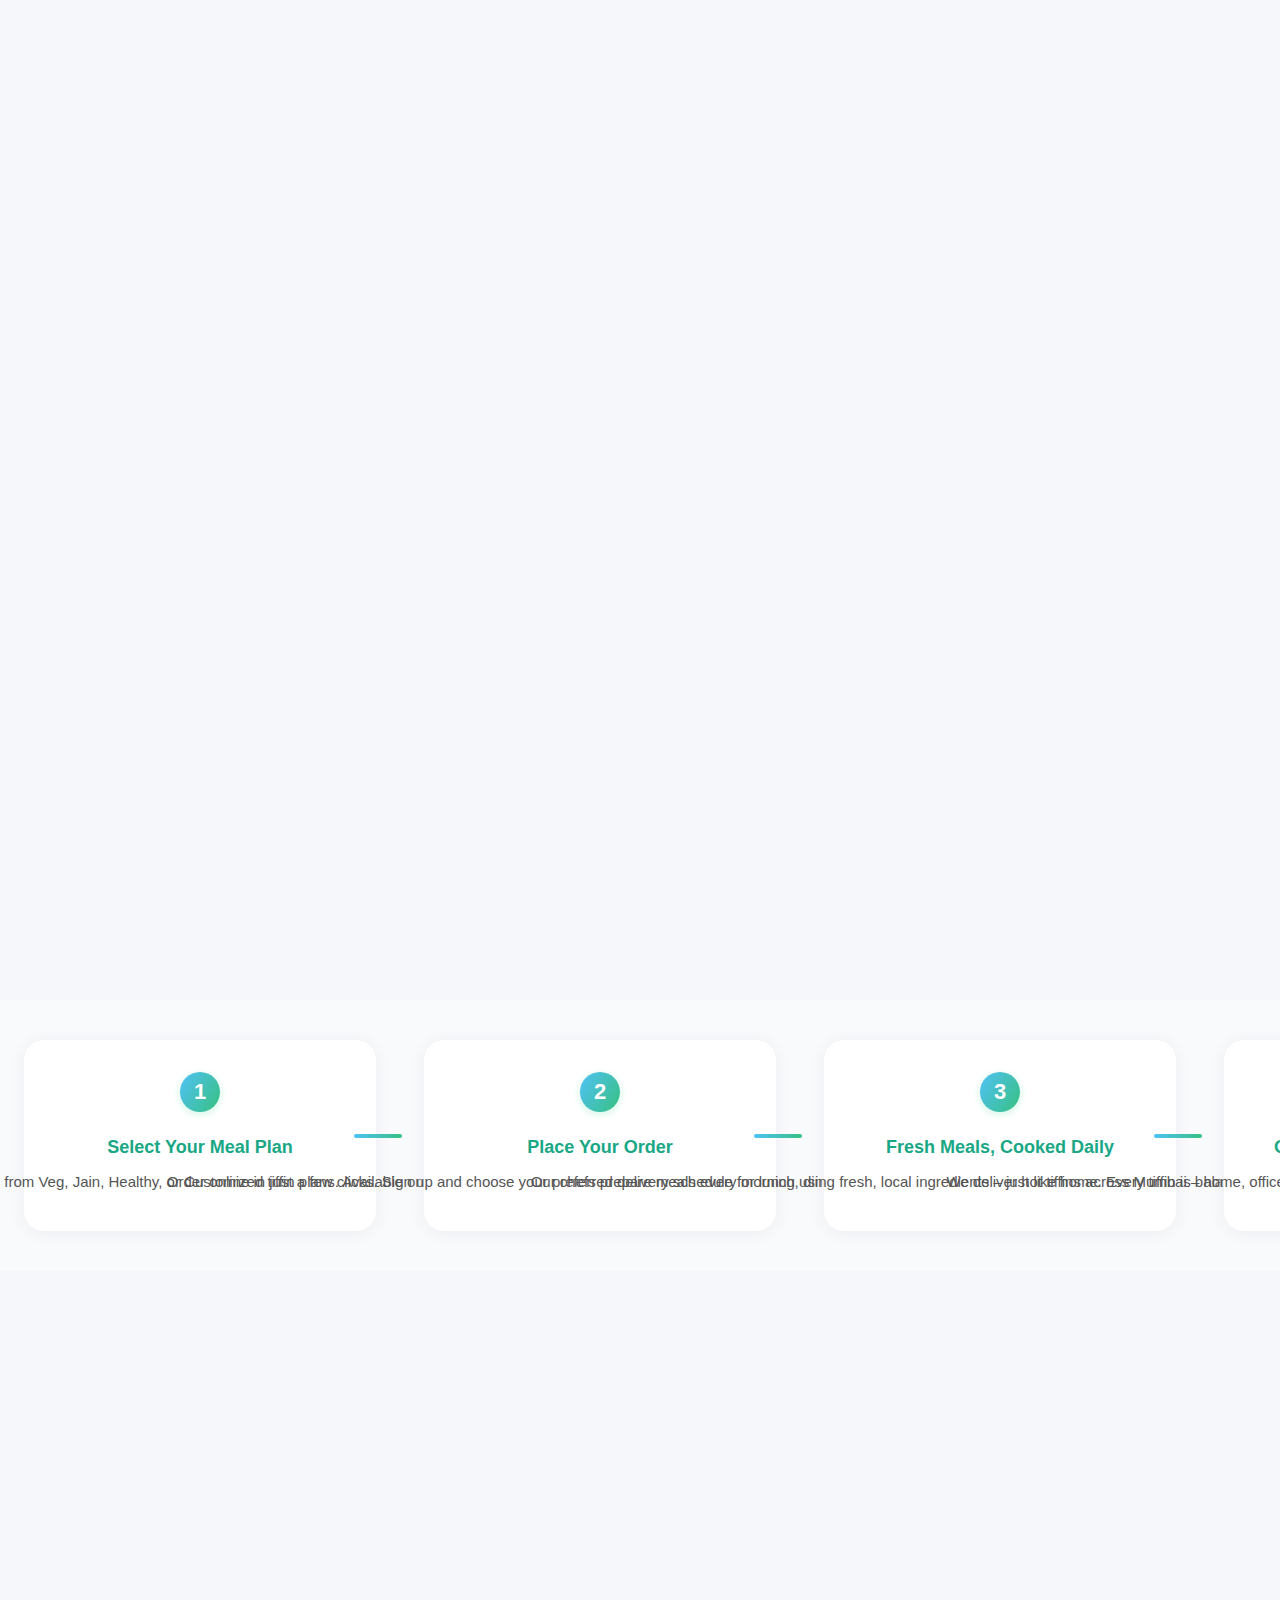
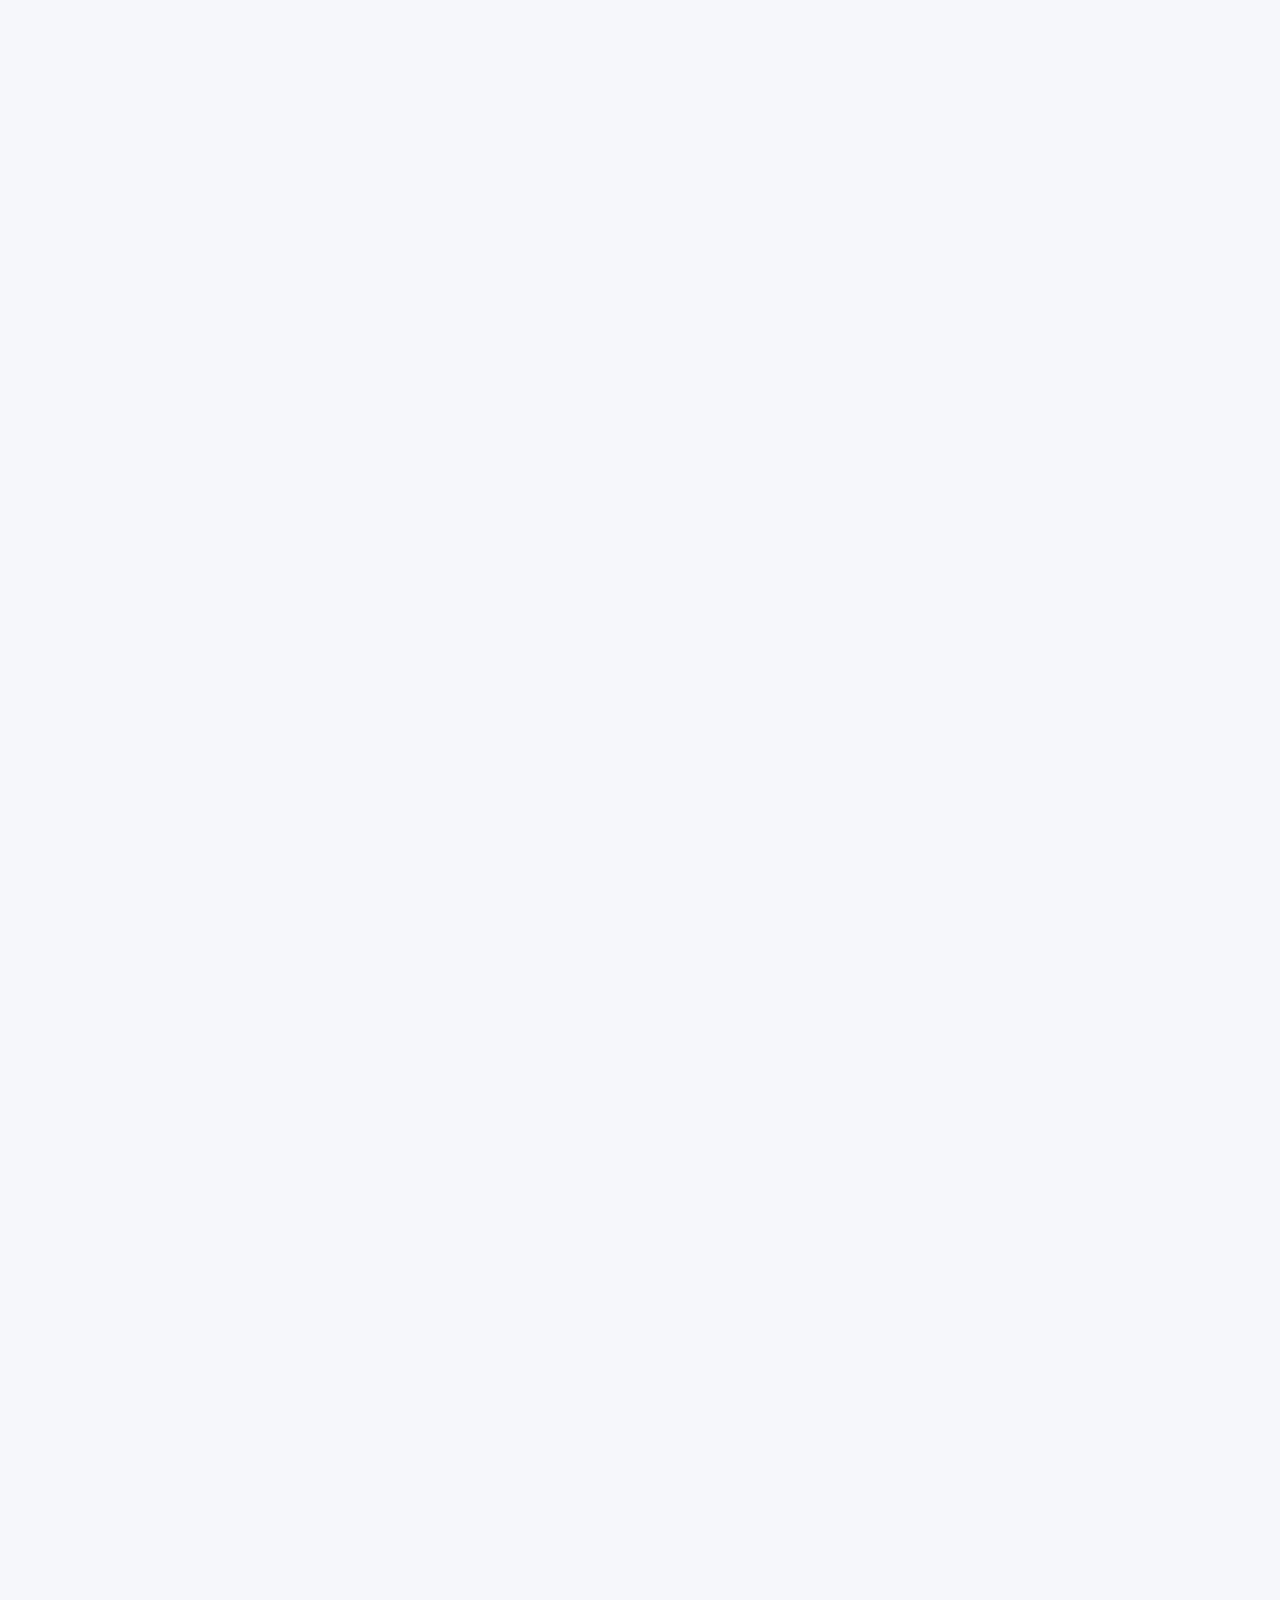
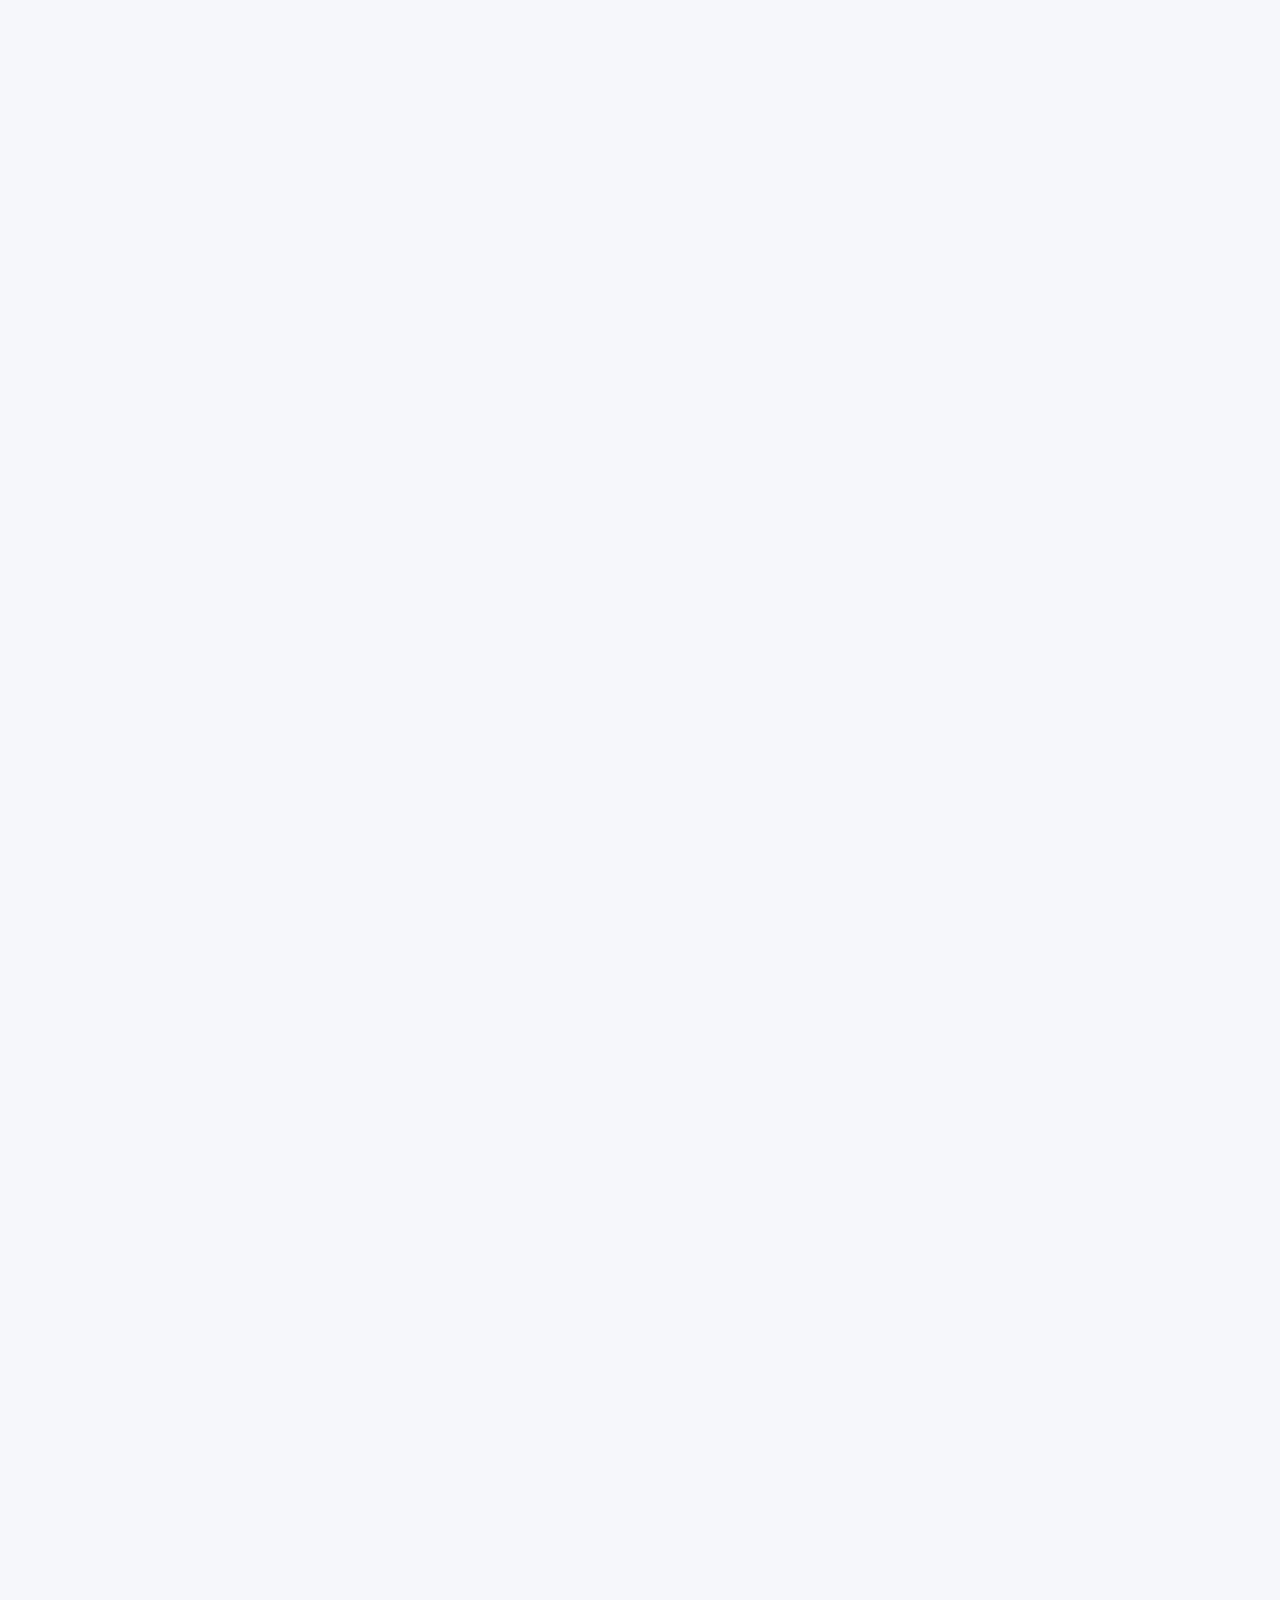
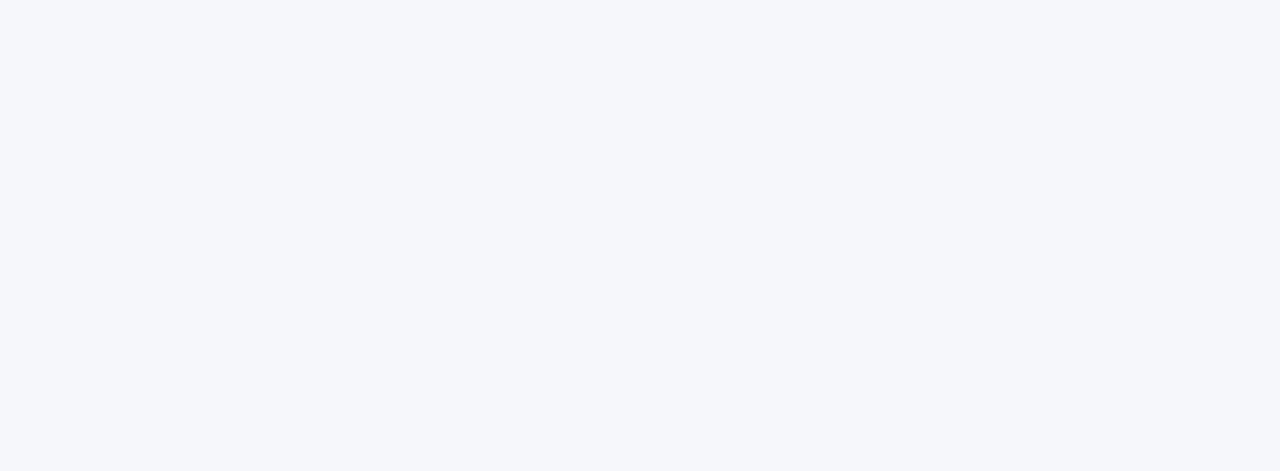
<file: demo.html>
<!DOCTYPE html>
<html lang="en">
<head>
  <meta charset="UTF-8">
  <title>How It Works - Horizontal Timeline</title>
  <meta name="viewport" content="width=device-width, initial-scale=1.0">
  <style>
    body {
      margin: 0;
      font-family: 'Segoe UI', 'Roboto', Arial, sans-serif;
      background: #f6f7fb;
    }
    .timeline-container {
      width: 100vw;
      overflow-x: auto;
      overflow-y: hidden;
      white-space: nowrap;
      padding: 40px 0;
      background: #f9fafc;
      scroll-behavior: smooth;
    }
    .timeline-wrapper {
      display: flex;
      align-items: flex-start;
    }
    .timeline-step {
      background: #fff;
      border-radius: 20px;
      box-shadow: 0 2px 16px #ecedf1;
      margin: 0 24px;
      min-width: 280px;
      max-width: 320px;
      flex: 0 0 28vw;
      display: flex;
      flex-direction: column;
      align-items: center;
      position: relative;
      padding: 32px 16px 26px 16px;
      transition: box-shadow 0.2s;
    }
    .timeline-step:not(:last-child)::after {
      content: '';
      position: absolute;
      right: -26px;
      top: 50%;
      transform: translateY(-50%);
      width: 48px;
      height: 4px;
      background: linear-gradient(90deg,#4fc2f7,#38c081);
      z-index: 1;
      border-radius: 4px;
    }
    .timeline-step:hover {
      box-shadow: 0 4px 24px #bddfe9;
    }
    .circle {
      width: 40px;
      height: 40px;
      background: linear-gradient(120deg,#4fc2f7,#38c081);
      color: #fff;
      border-radius: 50%;
      font-size: 22px;
      font-weight: bold;
      line-height: 40px;
      text-align: center;
      box-shadow: 0 2px 8px #cdf6e3;
      margin-bottom: 15px;
      position: relative;
      z-index: 2;
    }
    .step-content h3 {
      margin: 10px 0 8px;
      font-size: 18px;
      color: #19a785;
      font-weight: 700;
      text-align: center;
    }
    .step-content p {
        width: 100%;
      font-size: 15px;
      color: #555;
      text-align: center;
      padding: 0 2px;
    }
    @media (max-width: 900px) {
      .timeline-step {
        min-width: 220px;
        max-width: 240px;
        font-size: 15px;
        padding: 22px 8px 16px 8px;
      }
    }
    @media (max-width: 600px) {
      .timeline-step {
        min-width: 85vw;
        max-width: 92vw;
        margin: 0 10px;
      }
      .timeline-container {
        padding: 16px 0;
      }
      .step-content h3 { font-size: 16px; }
      .step-content p { font-size: 13px; }
    }
  </style>
</head>
<body>

 <div style="height: 1000px;">
    
</div>


  <div class="timeline-container" id="timeline">
    <div class="timeline-wrapper">
      <div class="timeline-step">
        <div class="circle"><span>1</span></div>
        <div class="step-content">
          <h3>Select Your Meal Plan</h3>
          <p>Browse our flexible meal options – choose from Veg, Jain, Healthy, or Customized tiffin plans. Available on daily, weekly, or monthly subscriptions.</p>
        </div>
      </div>
      <div class="timeline-step">
        <div class="circle"><span>2</span></div>
        <div class="step-content">
          <h3>Place Your Order</h3>
          <p>Order online in just a few clicks. Sign up and choose your preferred delivery schedule for lunch, dinner, or both. No calls, no hassle.</p>
        </div>
      </div>
      <div class="timeline-step">
        <div class="circle"><span>3</span></div>
        <div class="step-content">
          <h3>Fresh Meals, Cooked Daily</h3>
          <p>Our chefs prepare meals every morning using fresh, local ingredients – just like home. Every tiffin is balanced, hygienic, and preservative-free.</p>
        </div>
      </div>
      <div class="timeline-step">
        <div class="circle"><span>4</span></div>
        <div class="step-content">
          <h3>On-Time Delivery, Every Time</h3>
          <p>We deliver hot tiffins across Mumbai – home, office, or college. Our intelligent routing ensures your meal reaches you on time, every time.</p>
        </div>
      </div>
      <div class="timeline-step">
        <div class="circle"><span>5</span></div>
        <div class="step-content">
          <h3>Eat Well, Live Better</h3>
          <p>Enjoy a rotating menu of tasty dishes that never get boring. Unbox your meal and enjoy that ghar ka khana feeling – no cooking, no stress.</p>
        </div>
      </div>
      <div class="timeline-step">
        <div class="circle"><span>6</span></div>
        <div class="step-content">
          <h3>Pause, Switch, or Cancel Anytime</h3>
          <p>Plans change? No worries. You can easily pause, reschedule, or change your meal type through your account dashboard or WhatsApp support.</p>
        </div>
      </div>
    </div>
  </div>


<div style="height: 4000px;">
    
</div>



  <script>
   // Mobile-only horizontal scroll lock for timeline section
const timeline = document.getElementById('timeline');

let startX = 0;
let startY = 0;
let isHorizontalScroll = false;

timeline.addEventListener('touchstart', function(e) {
  if (e.touches.length === 1) {
    startX = e.touches[0].clientX;
    startY = e.touches[0].clientY;
    isHorizontalScroll = false;
  }
}, {passive: false});

timeline.addEventListener('touchmove', function(e) {
  if (e.touches.length !== 1) return;

  const dx = Math.abs(e.touches[0].clientX - startX);
  const dy = Math.abs(e.touches[0].clientY - startY);

  // Evaluate scroll direction on first move
  if (!isHorizontalScroll && (dx > dy)) {
    isHorizontalScroll = true;
  }

  // Lock vertical scroll if still scrolling horizontally
  if (isHorizontalScroll) {
    const atStart = timeline.scrollLeft === 0;
    const atEnd = Math.ceil(timeline.scrollLeft + timeline.offsetWidth) >= timeline.scrollWidth;
    if (!(atStart && (e.touches[0].clientX - startX > 0)) && !(atEnd && (e.touches[0].clientX - startX < 0))) {
      e.preventDefault();
      // Scroll horizontally
      timeline.scrollLeft -= e.touches[0].clientX - startX;
      startX = e.touches[0].clientX; // update starting X
    }
    // Optionally: let go if at edge, so vertical scroll works
  }
}, {passive: false});

  </script>
</body>
</html>
</file>
<file: css/style.css>
/* General Styles */
@import url('https://fonts.googleapis.com/css2?family=Dancing+Script:wght@400..700&display=swap');

*{
    margin: 0;
    padding: 0;
    box-sizing: border-box;
}

body{
     font-family: "Poppins", sans-serif !important;
}

.main-logo  {
    width: 120px;
}


.main-button{
    background-color: #f06933; /* Green */
    border-radius: 25px;
    color: white;
    padding: 10px 22px;
    text-align: center;
    text-decoration: none;
    display: inline-block;
    font-size: 15px;
    cursor: pointer;
    font-weight: 500;
    letter-spacing: 1px;
}

.book_now-btn{
    background-color: #f06933;
    border: 2px solid #f06933;
    border-radius: 25px;
    color: #ffffff;
    padding: 10px 22px;
    text-align: center;
    text-decoration: none;
    display: inline-block;
    font-size: 15px;
    cursor: pointer;
    font-weight: 500;
}

.view_menu-btn{
    border: 2px solid #18681c; /* Green */
    border-radius: 25px;
    color: #18681c;
    padding: 10px 22px;
    text-align: center;
    text-decoration: none;
    display: inline-block;
    font-size: 15px;
    cursor: pointer;
    font-weight: 500;
}

.txt_heading_2 {
    font-size: 36px;
    font-weight: 800;
    padding-bottom: 20px;
    text-align: center;
}

.txt_heading_h3{
    font-family: 'poppins';
    font-size: 20px;
    font-weight: 700;
}

.para_price{
    font-size: 16px;
}

@media screen and (max-width: 550px) {
.txt_heading_h3{
    font-size: 16px !important;
}

.para_price {
    font-size: 12px !important;
}
}

/* ----------------------- */

.txt_top_header{
    position: absolute;
    top: 10px;
    padding-top: 5px;
    display: flex;
    justify-content: center;
    align-items: center;
    width: 100%;
    color: #fff;
}


.txt_top_header span{
    font-size: 14px;
}

.delivery-marquee.modern {
  display: flex;
  align-items: center;
  gap: 10px;
  overflow: hidden;
  width: 100%;
  max-width: 1200px;
}

.marquee-heading {
  font-weight: 600;
  white-space: nowrap;
  color: #FFB823;
  background-color: #18681c;
  z-index: 11;
}

.scrolling-text {
  display: inline-block;
  white-space: nowrap;
  animation: scroll-left 25s linear infinite;
}

.scrolling-text span {
  display: inline-block;
  padding-left: 0; /* start from edge */
}

@keyframes scroll-left {
  0% { transform: translateX(0); }
  100% { transform: translateX(-100%); }
}

/* Optional: Pause on hover */
.scrolling-text:hover {
  animation-play-state: paused;
}


/* --------------------- */

header{
    background-color: #18681c;
    position: relative;
    height: 100px;
}

.navbar{
    position: absolute;
    background-color: #fff;
    box-shadow: 0 2px 4px rgba(0, 0, 0, 0.1);
    border-radius: 50px;
    top: 50px;
    padding:5px 10px!important;
}


.navbar-toggler{
    border: none !important;
    outline: none !important;
  box-shadow: none !important;
}

.navbar-toggler:active {
  border: none !important;
  outline: none !important;
  box-shadow: none !important;
}

.menu ul li a{
    list-style: none;
    display: inline-block;
    margin-right: 20px;
    font-weight: 600;
    color: #18681c !important;
}

.menu ul li a:hover, .menu ul li a:active{
    color: #f06933 !important;
}

.offcanvas_btn{
    background-color: #f06933; /* Green */
    border: none;
    border-radius: 25px;
    color: white;
    padding: 10px 20px;
    text-align: center;
    text-decoration: none;
    display: inline-block;
    font-size: 16px;
    margin: 4px 2px;
    cursor: pointer;
}

@media screen and (max-width: 550px) {
    .offcanvas_btn{
        font-size: 14px;
        padding: 10px 15px;
        font-weight: 500;
    }
}



/* ===========banner=========== */

.banner{
    display: flex;
    justify-content: center;
    align-items: center;
    background-color: #e9ffeb;
    padding: 90px 20px;
}

.main_banner{
    display: flex;
    justify-content: center;
    align-items: centers;
}

.main_banner_text{
    height: 100%;
    display: flex;
    flex-direction: column;
    justify-content: center;
    align-items: start;
}

.main_banner img{
    width: 80%;
    max-width: 600px;
    filter: drop-shadow(0 4px 8px rgba(0, 0, 0, 0.733));
}
.main_banner_text h1{
    font-family: "Poppins", sans-serif;
    font-weight: 800;
    font-size: 60px;
    color: #18681c;
}
.spacial-text{
    display: block; 
    color: #000000; 
    font-size: 36px !important; 
    line-height: 40px !important;
}


.main_banner_text p{
    font-family: "Poppins", sans-serif;
    font-weight: 400;
    font-size: 16px;
}  

.highlight{
    color: #000;
    font-weight: 600;
}
.main_icon{
    color: #f06933;;
}

.main-button:hover{
    background-color: #18681c;
}


.b1{
    position: absolute;
}

.bb1{
    width: 10%;
    top: 30% ;
    left: 2%;
}
.bb2{
    width: 10%;
    bottom: 2%;
    left: 10%;
}
.bb21{
    width: 6%;
    top: 25%;
    right:20%;
}
.bb3{
    width:14%;
    bottom: 5%;
    right: 15%;
}

.reviews {
    display: flex;
    gap: 20px;
    flex-wrap: wrap;
    align-items: center;
    margin: 20px 0;
}

.review-box {
    display: flex;
    align-items: center;
    gap:10px;
    background: #ffffff8a;
    padding: 10px;
    box-shadow: 0 2px 10px rgba(0,0,0,0.1);
}

.review_icon {  
    display: flex;
    align-items: center;
    justify-content: center;
}

.review_text {
    display: flex;
    flex-direction: column;
    line-height: 1.4;
    align-items: flex-start;
}

.review_count {
    font-weight: bold;
    font-size: 16px;
    color: #333;
}

.review_count i {
    color: #FFD700; /* Gold color for stars */
    margin-left: 2px;
    font-size: 15px;
}

.review_desc {
    font-size: 12px;
    color: #666;
}

/* If you need responsive adjustments */
@media (max-width: 525px){

    .reviews {
    display: flex;
    flex-direction: row;
    gap: 5px;
}

.review_icon img{
    width: 15px;
    height: 15px;
}
.review_count {
    font-size: 8px;
}
    .review_count i {
    font-size:10px;
}

    .review_desc {
    font-size: 8px;
}
}

/* ==========responsive========= */
@media (max-width: 1600px) {
    .main_banner_text h1 {
    font-size: 62px;
    }
}

@media (max-width: 1400px) {
    .main_banner_text h1 {
    font-size: 54px;
    }
}

@media (max-width: 1200px) {
    .main_banner_text h1 {
    font-size: 46px;
    }
}

@media (max-width: 991px) {

    .banner{
    padding: 70px 20px;
    }

    .main_banner_text {
    display: flex;
    align-items: center !important;
    text-align: center;
    }

.main_banner img {
    width: 60%;
}

.main_banner_text h1 {
    font-family: "Poppins", sans-serif;
    font-weight: 800;
    font-size: 46px;
    color: #18681c;
    width: 70%;
}

.main_banner_text p {
    font-size: 14px;
}
}

@media (max-width: 767px) {

    .main_banner_text h1 {
        font-size: 48px;
        width: 100%;
    }
}




@media (max-width: 525px) {
.txt_top_header marquee{
    font-size: 14px;
}
.txt_top_header{
    top: 5px;
}
header{
    height:75px !important;
}
.navbar{
    top: 40px;
    padding: 5px 0 !important;
}
.main-logo  {
    width: 100px;
}
.banner{
    padding: 50px 0px;
}
.main_banner img{
    width: 65%;
}
.main_banner_text h1{
    font-size: 48px;
}
.main_banner_text p{
    font-weight: 400;
    font-size: 12px;
    text-align: center;
}
.highlight{
    font-size: 14px;
 }

.main_banner_text{
    align-items: center;
}

}    


@media (max-width: 478px) {
    .main_banner_text h1 {
        font-size: 42px;
}
.spacial-text{
    font-size: 26px !important;
    line-height: 34px !important;
}
}

@media (max-width: 425px) {
    .main_banner_text h1{
        font-size: 38px;
    }
    
}

@media (max-width: 375px) {
    .main_banner img{
        width: 80%;
    }
    .main_banner_text h1{
        font-size: 34px;
    }

    .spacial-text {
        font-size: 26px !important;
        line-height: 32px !important;
    }
}

@media (max-width: 320px) {
    .main_banner_text h1{
        font-size: 30px;
    }
    .spacial-text {
        font-size: 20px !important;
        line-height: 26px !important;
    }
}

/* --------slider img----------- */
 .main_banner .owl-carousel .item{
            width: 100%;
            display: flex;
            justify-content: center;
        }

        @media screen and (max-width:991px) {
            .main_banner .owl-carousel .owl-item img {
                width: 50%;
            }
        }

        @media screen and (max-width:575px) {
            .main_banner .owl-carousel .owl-item img {
                width: 90%;
            }
        }
 .main_banner .owl-carousel .owl-item img{
            padding: 10px;
        }


/* ============================================ */

.price .row {
    padding: 10px 0px !important;
}

.row>* {
    padding: 5px;
}

.meal-card-box {
    border: 1px solid #ddd;
    border-radius: 8px;
    padding: 5px;
    font-size: 12px;
}

.meal_img img {
    width: 100%;
    height: auto;
    border-radius: 5px;
}

.meal-header {
    display: flex;
    flex-direction: column;
    justify-content: space-between;
    align-items: center;
    padding: 5px 0;
    border-bottom: 1px solid #ddd;
}

.meal-type {
    font-size: 14px;
    font-weight: bold;
    color: #000;
}

.meal-price {
    font-size: 16px;
    font-weight: bold;
    color: #064b00;
    padding: 5px 10px;
    border-radius: 4px;
    text-align: center;
}

.meal-body .btn {
    width: 100%;
    background-color: #18681c;
    color: #fff;
    border: none;
    padding: 5px 10px;
    border-radius: 4px;
    font-size: 12px;
    font-weight: bold;
    cursor: pointer;
}

#vegetarian-plans .btn:hover{
    background-color: #28a745 !important;
    color: #FFF;
}

.meal-features p {
    font-size: 13px;
    font-weight: 500;
    letter-spacing: 0.20px;
    color: #080808b2;
    margin-top: 5px;
}

.delivery-note {
    color: #999;
}

.packages {
    margin-top: 15px;
    flex-grow: 1;
}

.package {
    display: flex;
    justify-content: space-between;
    padding: 5px 0;
    border-bottom: 1px dashed #eee;
    align-items: center;
}

.package:last-child {
    border-bottom: none;
}

.package-name {
    font-weight: bold;
    font-size: 12px;
}

.package-price {
    text-align: right;
}

.original-price {
    text-decoration: line-through;
    color: #999;
    font-size: 0.75rem;
}

.discounted-price {
    font-weight: bold;
    font-size: 0.90rem;
}

.veg-card .discounted-price {
    color: #2ecc71;
}

.non-veg-card .discounted-price {
    color: #e74c3c;
}

.discount {
    color: #f39c12;
    font-size: 0.75rem;
    display: block;
    font-weight: bold;
}


/* ===================== */

#nonvegetarian-plans .btn {
    background-color: red;
}

#nonvegetarian-plans .meal-price {
    color: red;
}

.pricing-section {
    padding: 40px 0;
}

.pricing-header {
    text-align: center;
    margin-bottom: 40px;
}

.pricing-title {
    color:  #2c3e50;
    font-size: 2.2rem;
    position: relative;
    padding-bottom: 15px;
    margin-bottom: 15px;
}

.pricing-title:after {
    content: "";
    position: absolute;
    bottom: 0;
    left: 50%;
    transform: translateX(-50%);
    width: 100px;
    height: 4px;
    background: #28a745;
}

.pricing-tabs {
    display: flex;
    justify-content: center;
    margin-bottom: 30px;
    gap: 10px;
}

.pricing-tab {
    padding: 12px 30px;
    background: #ddd;
    border: none;
    border-radius: 30px;
    font-weight: bold;
    cursor: pointer;
    transition: all 0.3s;
    font-size: 1rem;
}

.pricing-tab.active { 
    background: #18681c;
    color: white;
}

.pricing-tab.active[onclick*="nonvegetarian"] {
    background: red;
    /* Red for non-vegetarian */
    color: white;
}

.pricing-content {
    display: none;
}

.pricing-content.active {
    display: flex;
    flex-wrap: wrap;
    gap: 25px;
    justify-content: center;
}

.meal-plan-card {
    position: relative;
    width: 100%;
    max-width: 350px;
}

.meal-plan {
    background: white;
    border-radius: 10px;
    box-shadow: 0 5px 15px rgba(0, 0, 0, 0.1);
    overflow: hidden;
    transition: all 0.3s;
    height: 100%;
    display: flex;
    flex-direction: column;
}

.meal-plan:hover {
    transform: translateY(-5px);
    box-shadow: 0 10px 25px rgba(0, 0, 0, 0.15);
}

.meal-image-container {
    height: 180px;
    overflow: hidden;
    position: relative;
}

.meal-image {
    width: 100%;
    height: 100%;
    object-fit: cover;
    transition: transform 0.5s;
}

.meal-plan:hover .meal-image {
    transform: scale(1.05);
}

.vegetarian-plan .meal-header {
    background: linear-gradient(135deg, #d5f5e3, #e8f8f0);
}

.nonvegetarian-plan .meal-header {
    background: linear-gradient(135deg, #fadbd8, #fdedec);
}

.meal-header {
    padding: 15px;
    display: flex;
    justify-content: space-between;
    align-items: center;
}

.meal-category {
    font-weight: bold;
    font-size: 1.2rem;
}

.vegetarian-plan .meal-category {
    color: #2ecc71;
}

.nonvegetarian-plan .meal-category {
    color: #e74c3c;
}

.meal-rate {
    background:  #2c3e50;
    color: white;
    padding: 5px 15px;
    border-radius: 20px;
    font-weight: bold;
    font-size: 0.9rem;
}

.vegetarian-plan .meal-rate {
    background: #2ecc71;
}

.nonvegetarian-plan .meal-rate {
    background: #e74c3c;
}

.meal-details {
    padding: 20px;
    flex-grow: 1;
    display: flex;
    flex-direction: column;
}

.meal-description {
    margin-bottom: 20px;
    color: #666;
}

.meal-features-list {
    display: flex;
    flex-wrap: wrap;
    gap: 10px;
    margin-bottom: 15px;
}

.meal-feature {
    background: #f0f0f0;
    padding: 5px 10px;
    border-radius: 15px;
    font-size: 0.8rem;
    display: flex;
    align-items: center;
}

.vegetarian-plan .meal-feature {
    background: #d5f5e3;
    color: #2ecc71;
}

.nonvegetarian-plan .meal-feature {
    background:#fadbd8;
    color: #e74c3c;
}

.meal-feature:before {
    content: "✓";
    margin-right: 5px;
    font-weight: bold;
}

.delivery-info {
    font-size: 0.8rem;
    color: #999;
    margin-top: 5px;
    font-style: italic;
}

.plan-options {
    margin-top: 15px;
    flex-grow: 1;
}

.plan-option {
    display: flex;
    justify-content: space-between;
    padding: 10px 0;
    border-bottom: 1px dashed #eee;
    align-items: center;
}

.plan-option:last-child {
    border-bottom: none;
}

.option-name {
    font-weight: bold;
    font-size: 0.95rem;
}

.option-price {
    text-align: right;
}

.original-price {
    text-decoration: line-through;
    color: #999;
    font-size: 0.85rem;
}

.discounted-price {
    font-weight: bold;
    font-size: 1rem;
}

.vegetarian-plan .discounted-price {
    color: #2ecc71;
}

.nonvegetarian-plan .discounted-price {
    color: #e74c3c;
}

.discount-badge {
    color: #f39c12;
    font-size: 0.75rem;
    display: block;
    font-weight: bold;
}

.order-button {
    display: block;
    width: 100%;
    padding: 12px;
    text-align: center;
    border: none;
    border-radius: 5px;
    font-weight: bold;
    margin-top: 20px;
    cursor: pointer;
    transition: all 0.3s;
    font-size: 1rem;
}

.vegetarian-plan .order-button {
    background-color: #2ecc71;
    color: white;
}

.nonvegetarian-plan .order-button {
    background-color: #e74c3c;
    color: white;
}

.order-button:hover {
    background-color:  #2c3e50;
    color: white;
    transform: translateY(-2px);
}

.popular-badge {
    position: absolute;
    top: 10px;
    right: 10px;
    background-color:#f39c12;
    color: white;
    padding: 5px 15px;
    border-radius: 20px;
    font-size: 0.8rem;
    font-weight: bold;
    box-shadow: 0 3px 6px rgba(0, 0, 0, 0.1);
    z-index: 2;
}

.trial-badge {
    position: absolute;
    top: 10px;
    left: 10px;
    background-color: #28a745;
    color: white;
    padding: 5px 10px;
    border-radius: 20px;
    font-size: 0.7rem;
    font-weight: bold;
    z-index: 2;
}

@media (max-width: 768px) {
    .pricing-tabs {
        flex-direction: column;
        align-items: center;
    }

    .pricing-tab {
        width: 80%;
        max-width: 250px;
    }

    .meal-plan-card {
        max-width: 100%;
    }
}


/* ==================== */

/* Delivery Section Styles */
.delivery-section {
    font-family: 'Segoe UI', Tahoma, Geneva, Verdana, sans-serif;
    /* max-width: 1200px; */
    /* margin: 60px auto; */
    padding: 40px 0px;
    background-color: #f5fbf8;
    border-radius: 15px;
}

.section-title {
    text-align: center;
    color: #27ae60;
    margin-bottom: 10px;
    font-size: 2.2rem;
}

.section-subtitle {
    text-align: center;
    color: #7f8c8d;
    margin-bottom: 40px;
    font-size: 1.1rem;
}

/* Content Container */
.delivery-container {
    display: flex;
    flex-wrap: wrap;
    align-items: center;
    gap: 40px;
}

/* Areas List */
.areas-list {
    flex: 1;
    min-width: 300px;
}

.areas-title {
    font-size: 1.3rem;
    color: #2c3e50;
    margin-bottom: 20px;
    display: flex;
    align-items: center;
}

.areas-title svg {
    margin-right: 10px;
    color: #27ae60;
}

.areas-grid {
    display: grid;
    grid-template-columns: repeat(auto-fill, minmax(200px, 1fr));
    gap: 15px;
}

.area-item {
    background: white;
    padding: 12px 15px;
    border-radius: 8px;
    box-shadow: 0 2px 5px rgba(0, 0, 0, 0.05);
    display: flex;
    align-items: center;
}

.area-item:hover {
    color: #28a745;
    transform: translateY(-2px);
}

.area-item svg {
    margin-right: 8px;
    color: #27ae60;
}

/* Map Container */
.map-container {
    flex: 1;
    min-width: 300px;
    height: 200px;
    border-radius: 10px;
    overflow: hidden;
    box-shadow: 0 5px 15px rgba(0, 0, 0, 0.1);
    position: relative;
}

.map-overlay {
    position: absolute;
    bottom: 20px;
    left: 20px;
    background: white;
    padding: 10px 15px;
    border-radius: 30px;
    box-shadow: 0 3px 10px rgba(0, 0, 0, 0.1);
    font-weight: 600;
    display: flex;
    align-items: center;
}

.map-overlay svg {
    margin-right: 8px;
    color: #e74c3c;
}

/* Responsive */
@media (max-width: 768px) {
    .delivery-container {
        flex-direction: column;
    }

    .map-container {
        width: 100%;
    }
}

/* ================================== */



/*====================== FAQ Section ===================*/

.faq-section {
    font-family: 'Segoe UI', Tahoma, Geneva, Verdana, sans-serif;
    /* max-width: 800px;
    margin: 60px auto; */
    padding: 40px 20px;
}

.section-title {
    text-align: center;
    color: #2c3e50;
    margin-bottom: 10px;
    font-size: 2.2rem;
}

.section-subtitle {
    text-align: center;
    color: #7f8c8d;
    margin-bottom: 40px;
    font-size: 1.1rem;
}

/* FAQ Items */
.faq-container {
    background: white;
    border-radius: 10px;
    box-shadow: 0 5px 15px rgba(0, 0, 0, 0.05);
    overflow: hidden;
}

.faq-item {
    border-bottom: 1px solid #ecf0f1;
    transition: all 0.3s;
}

.faq-item:last-child {
    border-bottom: none;
}

.faq-question {
    padding: 20px 25px;
    display: flex;
    justify-content: space-between;
    align-items: center;
    cursor: pointer;
    background-color: #2ecc7133;
}

.faq-question h3 {
    margin: 0;
    color: #2c3e50;
    font-size: 1.1rem;
    display: flex;
    align-items: center;
}

.faq-question svg {
    margin-right: 15px;
    color: #e67e22;
}

.faq-answer {
    padding: 0 25px;
    max-height: 0;
    overflow: hidden;
    transition: max-height 0.3s ease-out;
}

.faq-answer p {
    padding: 20px 0;
    margin: 0;
    color: #7f8c8d;
    line-height: 1.6;
}

.faq-toggle {
    color: #e67e22;
    font-size: 1.3rem;
    transition: transform 0.3s;
}

.faq-item.active .faq-toggle {
    transform: rotate(45deg);
}

.faq-item.active .faq-question {
    background-color: #5dd19b;
    
}

/* Trust Badges */
.trust-badges {
    display: flex;
    justify-content: center;
    flex-wrap: wrap;
    gap: 20px;
    margin-top: 40px;
}

.badge {
    display: flex;
    align-items: center;
    background-color: #000000;
    padding: 10px 20px;
    border-radius: 50px;
    font-size: 0.9rem;
}

.badge svg {
    margin-right: 8px;
    color: #27ae60;
}

/* Responsive */
@media (max-width: 768px) {
    .faq-question h3 {
        font-size: 1rem;
    }

    .trust-badges {
        flex-direction: column;
        align-items: center;
    }
}



/* =========================================
   Contact Section Styles
   ========================================= */

.contact-section {
    font-family: 'Poppins', sans-serif; /* Ensure you have this font loaded */
    padding: 60px 20px;
    background: linear-gradient(135deg, #fdfbfb 0%, #ebedee 100%);
    overflow: hidden;
}

.txt_heading_2 {
    text-align: center;
    font-weight: 800;
    font-size: 2.5rem;
    color: #18681c; /* Your Brand Green */
    margin-bottom: 10px;
}

.section-subtitle {
    text-align: center;
    color: #666;
    margin-bottom: 50px;
    font-size: 1.1rem;
}

/* Container Layout */
.contact-container {
    display: flex;
    flex-wrap: wrap;
    gap: 30px;
    max-width: 1200px;
    margin: 0 auto;
    justify-content: center;
}

.column-title {
    color: #2c3e50;
    margin-bottom: 20px;
    font-weight: 700;
    font-size: 1.5rem;
}

/* =========================================
   Left Column: Quick Contact & Map
   ========================================= */
.quick-contact {
    flex: 1;
    min-width: 300px; /* Prevents squishing */
    background: white;
    padding: 30px;
    border-radius: 15px;
    box-shadow: 0 10px 30px rgba(0, 0, 0, 0.05);
    display: flex;
    flex-direction: column;
}

.contact-card {
    display: flex;
    align-items: center;
    padding: 15px;
    margin-bottom: 15px;
    background: #f8f9fa;
    border-radius: 10px;
    transition: transform 0.3s ease, box-shadow 0.3s ease;
    cursor: pointer;
    border: 1px solid #eee;
}

.contact-card:hover {
    transform: translateY(-3px);
    box-shadow: 0 5px 15px rgba(0, 0, 0, 0.1);
    border-color: #e67e22;
}

.contact-icon {
    width: 45px;
    height: 45px;
    background: #e67e22;
    border-radius: 50%;
    display: flex;
    align-items: center;
    justify-content: center;
    margin-right: 15px;
    color: white;
    font-size: 1.2rem;
    flex-shrink: 0;
}

.whatsapp-icon {
    background: #25D366;
}

.contact-info h3 {
    margin: 0;
    font-size: 1rem;
    color: #333;
    font-weight: 600;
}

.contact-info p {
    margin: 0;
    color: #666;
    font-size: 0.9rem;
}

/* Map Styling */
.map-wrapper {
    margin: auto; /* Pushes map to bottom of container */
    position: relative;
    border-radius: 10px;
    overflow: hidden;
    height: 300px; /* Fixed height is crucial for mobile */
    width: 100%;
    box-shadow: 0 5px 15px rgba(0,0,0,0.1);
}

.map-wrapper iframe {
    width: 100%;
    height: 100%;
    border: 0;
}

.map-overlay {
    position: absolute;
    bottom: 10px;
    left: 10px;
    background: rgba(255, 255, 255, 0.9);
    padding: 8px 12px;
    border-radius: 20px;
    font-size: 0.85rem;
    font-weight: 600;
    color: #18681c;
    box-shadow: 0 2px 5px rgba(0,0,0,0.2);
    display: flex;
    align-items: center;
    gap: 5px;
}

/* =========================================
   Right Column: Form
   ========================================= */
.contact-form {
    flex: 1;
    min-width: 300px;
    background: white;
    padding: 30px;
    border-radius: 15px;
    box-shadow: 0 10px 30px rgba(0, 0, 0, 0.05);
}

.form-message-info {
    display: block;
    font-size: 0.9rem;
    color: #e67e22;
    font-weight: 500;
    margin-bottom: 20px;
    animation: blinkFade 3s ease-in-out infinite;
}

@keyframes blinkFade {
    0%, 100% { opacity: 1; }
    50% { opacity: 0.6; }
}

.form-group {
    margin-bottom: 15px;
}

.form-group label {
    display: block;
    margin-bottom: 6px;
    color: #333;
    font-weight: 600;
    font-size: 0.9rem;
}

.form-control {
    width: 100%;
    padding: 12px;
    border: 1px solid #ddd;
    border-radius: 8px;
    font-size: 1rem;
    font-family: inherit;
    transition: border-color 0.3s;
}

.form-control:focus {
    outline: none;
    border-color: #e67e22;
    box-shadow: 0 0 0 3px rgba(230, 126, 34, 0.1);
}

/* Radio Buttons */
.radio-group {
    display: flex;
    gap: 15px;
    flex-wrap: wrap; /* Allows wrapping on very small screens */
}

.radio-option {
    display: flex;
    align-items: center;
    background: #f8f9fa;
    padding: 8px 15px;
    border-radius: 20px;
    border: 1px solid #eee;
    cursor: pointer;
}

.radio-option input {
    margin-right: 8px;
    accent-color: #e67e22;
}

.radio-option label {
    margin-bottom: 0;
    cursor: pointer;
}

/* Submit Button */
.submit-btn {
    width: 100%;
    padding: 14px;
    background: #e67e22;
    color: white;
    border: none;
    border-radius: 8px;
    font-size: 1rem;
    font-weight: 700;
    cursor: pointer;
    transition: background 0.3s, transform 0.2s;
    display: flex;
    align-items: center;
    justify-content: center;
    gap: 10px;
    margin-top: 10px;
}

.submit-btn:hover {
    background: #d35400;
    transform: translateY(-2px);
}

/* Guarantee Badge */
.guarantee-badge {
    margin-top: 25px;
    padding: 12px;
    background: #e3f7eb;
    border-radius: 8px;
    font-size: 0.85rem;
    color: #18681c;
    display: flex;
    align-items: center;
    justify-content: center;
    gap: 10px;
    text-align: center;
}

.guarantee-badge i {
    font-size: 1.2rem;
}

/* =========================================
   Mobile Responsiveness
   ========================================= */

@media (max-width: 991px) {
    .contact-section {
        padding: 50px 15px;
    }
    
    .txt_heading_2 {
        font-size: 2rem;
    }
}

@media (max-width: 768px) {
    .contact-container {
        flex-direction: column;
    }
    
    .quick-contact, .contact-form {
        min-width: 100%; /* Full width on mobile */
        padding: 25px 20px;
    }
    
    .map-wrapper {
        height: 200px; /* Slightly smaller map on mobile */
        margin-top: 20px;
    }
}

@media (max-width: 480px) {
    .txt_heading_2 {
        font-size: 1.75rem;
    }
    
    .section-subtitle {
        font-size: 0.95rem;
        margin-bottom: 30px;
    }
    
    .quick-contact, .contact-form {
        padding: 20px 15px;
    }
  
    .radio-group {
        display: flex;
        gap: 15px;
        flex-wrap: wrap;
        flex-direction: column;
        align-items: flex-start;
    }
    
    .radio-option {
        padding: 6px 10px;
        font-size: 0.9rem;
        flex: 1; /* Distribute space evenly */
        justify-content: center;
    }
    
    .contact-icon {
        width: 40px;
        height: 40px;
        font-size: 1rem;
    }
}

/* ======================== */
.offer_box {
    background-color: #b8f0c5b4;
    width: 100%;
    padding: 10px;
    border: 0.5px dotted #27ae60;
    box-shadow: 0 10px 20px rgba(0, 0, 0, 0.1);
    color: #000000;
    overflow: hidden;
    transition: transform 0.3s ease;
    display: flex;
    justify-content: space-around;
    align-items: center;
}

@media (max-width: 768px) {
    .offer_box {
        flex-direction: column;
        border: 1px dotted #27ae60;
    }

    .offer-content h3 {
        font-size: 28px;
    }

    .offer-badge {
        font-size: 13px;
    }

    .offer-text {
        font-size: 15px;
    }

    /* =====footer======= */

    .contact-section {
        padding: 50px 0;
    }

    .contact-card {
        padding: 20px 10px;
    }

    .quick-contact {
        padding: 20px 10px;
    }

}


/* ============ */

/* ==================================== */

.why_section {
    padding: 60px 0px;
    overflow: hidden;
}

.why_title {
    padding-bottom: 30px;
    text-align: center;
    font-size: 42px;
    font-weight: 800;
}

.why_box {
    display: flex;
    gap: 10px;
}

.why_box h3 {
    font-size: 24px;
    font-weight: 800;
}

.why_box p {}

.why-img img {
    width: 50px !important;
}

/* ================== */

.ads_banner {
    padding: 60px 5px;
}

.ads img {
    width: 100%;
    border-radius: 10px;
}

.offer-badge {
    color: #27ae60;
    font-size: 14px;
    font-weight: 600;
    letter-spacing: 1px;
}

.offer-text {
    font-size: 16px;
    font-weight: 600;
    letter-spacing: 1px;
}

.offer-content h3 {
    font-size: 32px;
    font-weight: 800;
    letter-spacing: 1px;
}

.ani_offer {
    animation: sizePulse 2s infinite ease-in-out;
}

@keyframes sizePulse {

    0%,
    100% {
        color: #27ae60;
        /* Green */
    }

    50% {
        color: #000;
        /* Black */
    }
}

.offer-btn {
    background-color: #27ae60;
    color: #fff;
    border: none;
    padding: 5px 20px;
    font-size: 14px;
    font-weight: 600;
    text-decoration: none;
    transition: all 0.3s ease;
}


@media (max-width: 525px) {
  .why_title{
    font-size: 30px !important;
  }
  .why_box h3 {
    font-size: 18px !important;
  }
  .why_box p {
    font-size: 14px !important;
  }
  .why_section {
    padding: 40px 5px;
}
}




/* ===========testimonial============ */

.testimonial-main{
    background-color: #18681c;
    border-radius: 10px;
    margin: 20px;
    padding: 0;
}

.testi-main-img img{
    width: 90%;
}

.testimonial-header{
    display: flex;
    gap: 10px;
}

.test-head{
    margin-bottom: 20px;
}

.test-head span{
    font-family: "Dancing Script", cursive;
    font-size: 26px;
    font-weight: 600;
    color: #064b00;
}

.test-head h2{
    font-size: 42px;
    font-weight: 700;
}

.testimonial-header img{
    width: 60px !important;
    height: 60px !important;
    border-radius: 50%;
}
.test-details{

}
.testimonial-content{
    margin-top: 20px;
}
.testimonial-content .rating{
    font-size: 15px;
    margin-bottom: 10px;
}

.testimonial-main-box{
    padding: 20px 30px;
    background-color: #ffffff;
    height: 95%;
    border-radius: 0 0 20px 0px;
    display: flex;
    flex-direction: column;
    justify-content: center;
    box-shadow:  0 2px 4px rgba(0,0,0,0.2), 0 6px 8px rgba(0,0,0,0.1);         
}

@media (max-width: 525px) {
    .test-head h2{
        font-size: 32px;
    }
    .testimonial-main-box{
        padding: 15px 20px;
    }
}


/* =============how to work ============== */
        /* Custom Colors from Screenshot */
        .bg-step-green { background-color: #1e4d2b; } /* Dark green for numbers */
        .bg-icon-orange { background-color: #ff9800; }
        .bg-icon-blue { background-color: #e3f2fd; }
        .bg-icon-yellow { background-color: #ffeb3b; }

        /* Main Container Styling */
        .main-card {
            background: #e9ffeb !important;
            border-radius: 1rem;
            border: none;
            /* box-shadow: 0 4px 6px -1px rgba(0, 0, 0, 0.1); */
            overflow: hidden;
             box-shadow: rgb(255 255 255 / 0%) 0px 50px 100px -20px, rgb(0 0 0 / 10%) 0px 30px 60px -30px, rgb(10 37 64 / 27%) 0px -2px 6px 0px inset;
        }

        /* Connector Line */
        .connector-svg-container {
            position: absolute;
            top: 0rem; /* Aligned with center of main icons */
            left: 0;
            width: 100%;
            height: 160px; 
            z-index: 0;
            pointer-events: none;
            opacity: 0.4;
            display: none; 
        }
        
        /* Mobile Connector Line */
        .connector-svg-mobile {
            position: absolute;
            top: 6rem; /* Start at center of first icon */
            bottom: 10rem; /* End roughly at last icon */
            left: 92%;
            width: 2px;
            transform: translateX(-50%);
            z-index: 0;
            pointer-events: none;
            opacity: 0.4;
            display: block; 
        }

        @media (min-width: 768px) {
            .connector-svg-container { display: block; }
            .connector-svg-mobile { display: none; }
        }
        
        .dashed-path {
            stroke-dasharray: 8, 8; 
            animation: dash 60s linear infinite; 
        }

        @keyframes dash {
            to { stroke-dashoffset: -1000; }
        }

        /* Step Number Badge */
        .step-number {
            width: 40px;
            height: 40px;
            background-color: #1e4d2b;
            color: white;
            border-radius: 50%;
            display: flex;
            align-items: center;
            justify-content: center;
            font-weight: bold;
            font-size: 1.2rem;
            position: absolute;
            top: -30px;
            left: 50%;
            transform: translateX(-50%);
            z-index: 20;
            box-shadow: 0 4px 6px rgba(0,0,0,0.1);
        }

        /* Icon Containers */
        .icon-container {
            width: 100px;
            height: 100px;
            border-radius: 50%;
            display: flex;
            align-items: center;
            justify-content: center;
            margin: 0 auto 2rem auto;
            position: relative;
            transition: transform 0.3s ease;
            z-index: 10;
            background-color: white; /* Fallback */
        }

        .step-item:hover .icon-container {
            transform: scale(1.1) rotate(5deg);
        }

        .float-anim {
            animation: float 6s ease-in-out infinite;
        }
        .float-anim-delayed {
            animation: float 6s ease-in-out 3s infinite;
        }

        @keyframes float {
            0% { transform: translateY(0px); }
            50% { transform: translateY(-10px); }
            100% { transform: translateY(0px); }
        }

        /* Text Styling */
        .step-title {
            font-weight: 700;
            color: #1f2937;
            margin-bottom: 1rem;
            font-size: 1.5rem;
        }
        .step-desc {
            color: #6b7280;
            line-height: 1.6;
            font-size: 1rem;
            padding: 0 1rem;
        }
        
        /* SVG Responsive Utility */
        @media (max-width: 768px) {
            .icon-container { margin-top: 1.5rem; }
        }

        .box-how-to{
            position: relative;
            background-color: #ffffff !important;
            z-index: 10 !important;
            box-shadow: 0 4px 6px -1px rgba(0, 0, 0, 0.1);
            padding: 20px 10px;
        }
/* ================================================================= */


/* Popup form styling */
.popup-form {
  display: none;
  position: fixed;
  z-index: 999;
  left: 0; top: 0;
  width: 100%; height: 100%;
  background-color: rgba(0, 0, 0, 0.6);
}

.popup-content {
  background: #fff;
  max-width: 500px;
  margin: 5% auto;
  padding: 30px;
  border-radius: 8px;
  position: relative;
}

.close-btn {
  position: absolute;
  right: 15px;
  top: 10px;
  font-size: 24px;
  cursor: pointer;
  color: #555;
}



.btn-group-box{
    display: flex;
    flex-direction: column;
    gap: 5px;
}

.view-plan-btn{
    background-color: #075E54 !important;
}

.view-plan-btn:hover{
    background-color: #128C7E !important;
}

            /* ======================= */
                .sliding-bar-container {
                    overflow: hidden;
                    white-space: nowrap;
                    background: #18681c; /* Light gray background */
                    padding: 10px 0;
                    margin: 0px 0;
                }

                .sliding-bar {
                    display: inline-block;
                    animation: slide 20s linear infinite;
                }

                .sliding-bar span {
                    display: inline-block;
                    margin: 0 30px; /* Spacing between items */
                    font-weight: 500;
                    color: #ffffff;
                    position: relative;
                }

                .sliding-bar span:after {
                    content: "•"; /* Separator between items */
                    position: absolute;
                    right: -25px;
                    color: #ffffff;
                }

                @keyframes slide {
                    0% { transform: translateX(0); }
                    100% { transform: translateX(-50%); } /* Adjust if needed */
                }

                /* Mobile responsiveness */
                    @media (max-width: 768px) {
                        .sliding-bar {
                            animation: slide 15s linear infinite; /* Faster on mobile */
                        }
                    }
/* ================================================================= */


.for_main{
    display: grid;
    grid-template-columns: 1fr 1fr 1fr; 
    grid-template-rows: auto auto;    
    gap: 20px;                    
    width: 100%;
    /* padding: 20px;   */
}

.for_heading{
    font-weight: 700;
    font-size: 24px;
}
.for_box{
    display: flex;
    flex-direction: column;
    padding: 20px;
    border: 1px dashed #357448;
}
.for_img img{
    width: 50px;
    margin-bottom: 10px;
    background-color: #bfeeab;
    padding: 2px;
    border-radius: 50%;
    border: 1px solid #18681c;
}
.for_content p{
    font-size: 14px;
}

@media (max-width: 768px) {
    .for_main {
        grid-template-columns: 1fr 1fr;  
    }
}

@media (max-width:600px) {
    .for_main {
        grid-template-columns: 1fr;  
    }
}


/* =================== */

        .product_section .owl-carousel .owl-stage-outer{
            padding: 150px 0 0 0 !important;
        }
        .product_section{
            padding-bottom: 50px;
        }
        .product_section h2{
        text-align: center;
        font-size: 32px;
        font-weight: 700;
     }

        .food-box{
            border: 1px solid #ddd;
            border-radius: 5px;
            padding: 15px;
            text-align: center;
            background-color: #e9ffeb !important;
            display: flex;
            flex-direction: column;
            align-items: center;
            justify-content: space-between;
            overflow: visible !important;
            box-shadow: rgb(255 255 255 / 0%) 0px 50px 100px -20px, rgb(0 0 0 / 10%) 0px 30px 60px -30px, rgb(10 37 64 / 27%) 0px -2px 6px 0px inset;
        }
        .food-box img {
            border-radius: 50%;
            margin-top: -120px;
            width: 90% !important;
            margin-bottom: 15px;
        }

        .g-ring{
            border: 3px dashed rgb(0, 82, 0);
        }
        .r-ring{
            border: 3px dashed rgb(139, 0, 0);
        }

        .food-box-content h3{
            font-size: 20px;
            font-family: 'poppins', sans-serif;
            font-weight: 600;
            margin-bottom: 10px;
            color: #333;
        }

        .food-box-description{
            font-size: 15px;
            color: #666;
            margin-bottom: 15px;
        }

        .food-box-btn{
            display: flex;
            justify-content: space-between;
            width: 100%;
            gap: 10px;
        }

        .btn-pricee{
            border: 2px solid #18681c !important;
            color: #18681c !important; 
            font-weight: 600 !important;
            width: 100% !important;
        }

        .btn-order-box{
            background-color: #18681c !important;
            border: 2px solid #18681c !important;
            color: #fff !important;
            text-decoration: none !important;
            width: 100% !important;
            font-weight: 600 !important;
        }

        .btn-order-box:hover{
            background-color: #145a16;
            color: #fff;
        }

    @media (min-width: 991px) and (max-width: 1199px) {
        .food-box-content h3{
            font-size: 18px !important;
        }

        .food-box-description{
            font-size: 13px !important;
        }

        .btn-pricee , .btn-order-box{
            font-size: 13px !important;
        }
}

    @media (min-width: 768px) and (max-width: 990px) {
        .food-box-content h3{
            font-size: 16px !important;
        }

        .food-box-description{
            font-size: 12px !important;
        }

        .btn-pricee , .btn-order-box{
            font-size: 12px !important;
        }
    }

    @media (min-width: 600px) and (max-width: 767px) {
        .food-box img{
            border-radius: 50%;
            margin-top: -85px 
        }
            .food-box-content h3{
            font-size: 14px !important;
        }

        .food-box-description{
            font-size: 10px !important;
        }

        .food-box-btn{
            flex-direction: column;
            gap: 5px;
        }

        .btn-pricee , .btn-order-box{
            font-size: 12px !important;
        }
    }

     @media (min-width: 480px) and (max-width: 599px) {
        .food-box img{
            border-radius: 50%;
            margin-top: -85px 
        }
            .food-box-content h3{
            font-size: 14px !important;
        }

        .food-box-description{
            font-size: 10px !important;
        }

        /* .food-box-btn{
            flex-direction: column;
            gap: 5px;
        } */

        .btn-pricee , .btn-order-box{
            font-size: 12px !important;
        }
     }

        @media (min-width: 300px) and (max-width: 479px) {
            .food-box img{
            margin-top: -105px 
        }
            .food-box-content h3{
            font-size: 16px !important;
        }

            .food-box-description{
            font-size: 12px !important;
        }

             .btn-pricee , .btn-order-box{
                font-size: 12px !important;
        }

        }

/* ======================================================================== */


.Corporate-section{
    padding: 50px 0;
    background-color: rgb(233, 255, 235);
    background-image: 
    linear-gradient(135deg, rgba(233,255,235,0.9), rgba(40,167,69,0.9)),
    url('../img/10169.jpg');
    background-size: cover;
    background-position: center;
    background-repeat: no-repeat;
}

.Corporate-section .row{
    align-items: center;
}

.offer-span-coporate{
    font-size: 12px !important;
    background-color: #28a745 !important;
    font-weight: 700;
    text-transform: uppercase;
    width: fit-content;
    padding: 5px 10px !important;
    color: #fff!important;
    border-radius: 5px;
    margin-bottom: 5px !important;
    border: none !important;
}

.Corporate-offer-content h2{
    font-size: 42px;
    font-weight: 800;
    margin-bottom: 15px;
    color: #18681c;
}
.Corporate-offer-content span{
    font-size: 16px;
    color: #444;
    font-weight: 600;
    display: block;
    width: fit-content;
    margin-bottom: 20px;
    background-color: yellow;
    padding: 2PX 8PX;
    border-left: 3PX solid #000;
    box-shadow: 2px 2px 5px rgba(0, 0, 0, 0.1);
    /* clip-path: polygon(10px 0, 100% 0, calc(100% - 10px) 100%, 0 100%); */
}
.Corporate-offer-content p{
    font-size: 16px;
    color: #000000;
    margin-bottom: 15px;
    line-height: 1.6;
}

.Corporate-offer-content ul{
    padding-left: 0 !important;
}

.Corporate-offer-content ul li {
    list-style: none;
    position: relative;
    font-size: 18px;
    color: #000000;
    font-weight: 600;
    padding-left: 32px;
    margin-bottom: 12px;
}
.Corporate-offer-content ul li::before {
    content: "";
    position: absolute;
    left: 0;
    top: 3px;
    width: 20px;
    height: 20px;
    background-image: url('../img/arrow.svg');
    background-size: contain;
    background-repeat: no-repeat;
}

.btn-cop-offer{
    display: inline-block;
    background-color: #000000;
    color: #fff;
    padding: 8px 15px;
    border-radius: 5px;
    letter-spacing: 1px;
    text-decoration: none;
    font-weight: 600;
    transition: background-color 0.3s ease;
}


.Corporate-offer-image img{
    width: 80%;
    /* filter: drop-shadow(0 10px 20px rgba(0, 0, 0, 0.25)); */
    filter: drop-shadow(3px 4px 3px rgba(0, 0, 0, 0.25));
    animation: upDown 1s infinite alternate;
    }
@keyframes upDown {
    0% {
        transform: translateY(0);
    }           
    100% {
        transform: translateY(-10px);
    }
}

@media (max-width: 991px) {

    .Corporate-section .row{
        display: flex;  
        flex-direction: column-reverse !important;
        align-items: center !important;
        justify-content: center !important;
        text-align: center !important;
    
}   

    .Corporate-offer-image img{
        width: 60%;
    }

    .Corporate-offer-content{
        display: flex;
        flex-direction: column;
        align-items: center;
        justify-content: center;
    }

}

@media (max-width: 375px) {
    .Corporate-offer-content h2{
        font-size: 26px !important;
    }
    .Corporate-offer-content span{
        font-size: 14px;
    }
    .Corporate-offer-content p{
        font-size: 13px;
    }
    .Corporate-offer-content ul li {
        font-size: 14px; 
    }
}
@media (max-width: 525px) {
    .Corporate-offer-content h2{
        font-size: 30px !important;
    }
}

@media (max-width: 768px) {
    .Corporate-offer-content h2{
        font-size: 42px;
    }
}


/* ============ video bg ============== */

/* Section base */
.hero-section {
  position: relative;
  width: 100%;
  height: 80vh;
  overflow: hidden;
  display: flex;
  align-items: center;
  justify-content: center;
  text-align: center;
  font-family: "Poppins", sans-serif;
}

/* Video background */
.video-background {
  position: absolute;
  top: 0;
  left: 0;
  width: 100%;
  height: 100%;
  overflow: hidden;
  z-index: -1;
}

.video-background video {
  width: 100%;
  height: 100%;
  object-fit: cover;
}

/* Optional dark overlay */
.video-background::after {
  content: "";
  position: absolute;
  top: 0; left: 0;
  width: 100%; height: 100%;
  background: rgba(0, 0, 0, 0.25);
  z-index: 0;
}

/* Foreground content */
.content {
  position: relative;
  z-index: 1;
  color: #fff;
  padding: 20px 20px;
  max-width: 800px;
  background-color: #ffffffa1;
  text-align: center;
}

.content h2 {
  font-size: 2.8rem;
  margin-bottom: 10px;
  letter-spacing: 0.5px;
  font-weight: 800;
  color: #000;
}

.content .tagline {
  display: block;
  font-size: 1.3rem;
  font-weight: 500;
  margin-bottom: 20px;
  opacity: 0.9;
  color:#27ae60;
  background-color: #ffd207;
}

.content p {
  font-size: 1.1rem;
  line-height: 1.6;
  margin-bottom: 30px;
  opacity: 0.85;
  color: #000;
}

/* Buttons */
.btn-group {
  display: flex;
  justify-content: center;
  flex-wrap: wrap;
  gap: 10px;
}

.btn {
  text-decoration: none;
  padding: 12px 28px;
  border-radius: 25%;
  font-weight: 500;
  transition: 0.3s ease;
}

.btn-primary {
  background: #ff6b35 !important;
  color: #fff;
  border: none !important;
}

.btn-primary:hover {
  background: #ff834f !important;
}

.btn-secondary {
  background: #000 !important;
  color: #fff;
  border: 2px solid #fff;
}

.btn-secondary:hover {
  background: #fff;
  color: #000;
}

/* Responsive */
@media (max-width: 768px) {
  .content h2 {
    font-size: 2rem;
  }
  .content .tagline {
    font-size: 1.1rem;
  }
  .content p {
    font-size: 1rem;
  }
}
</file>
